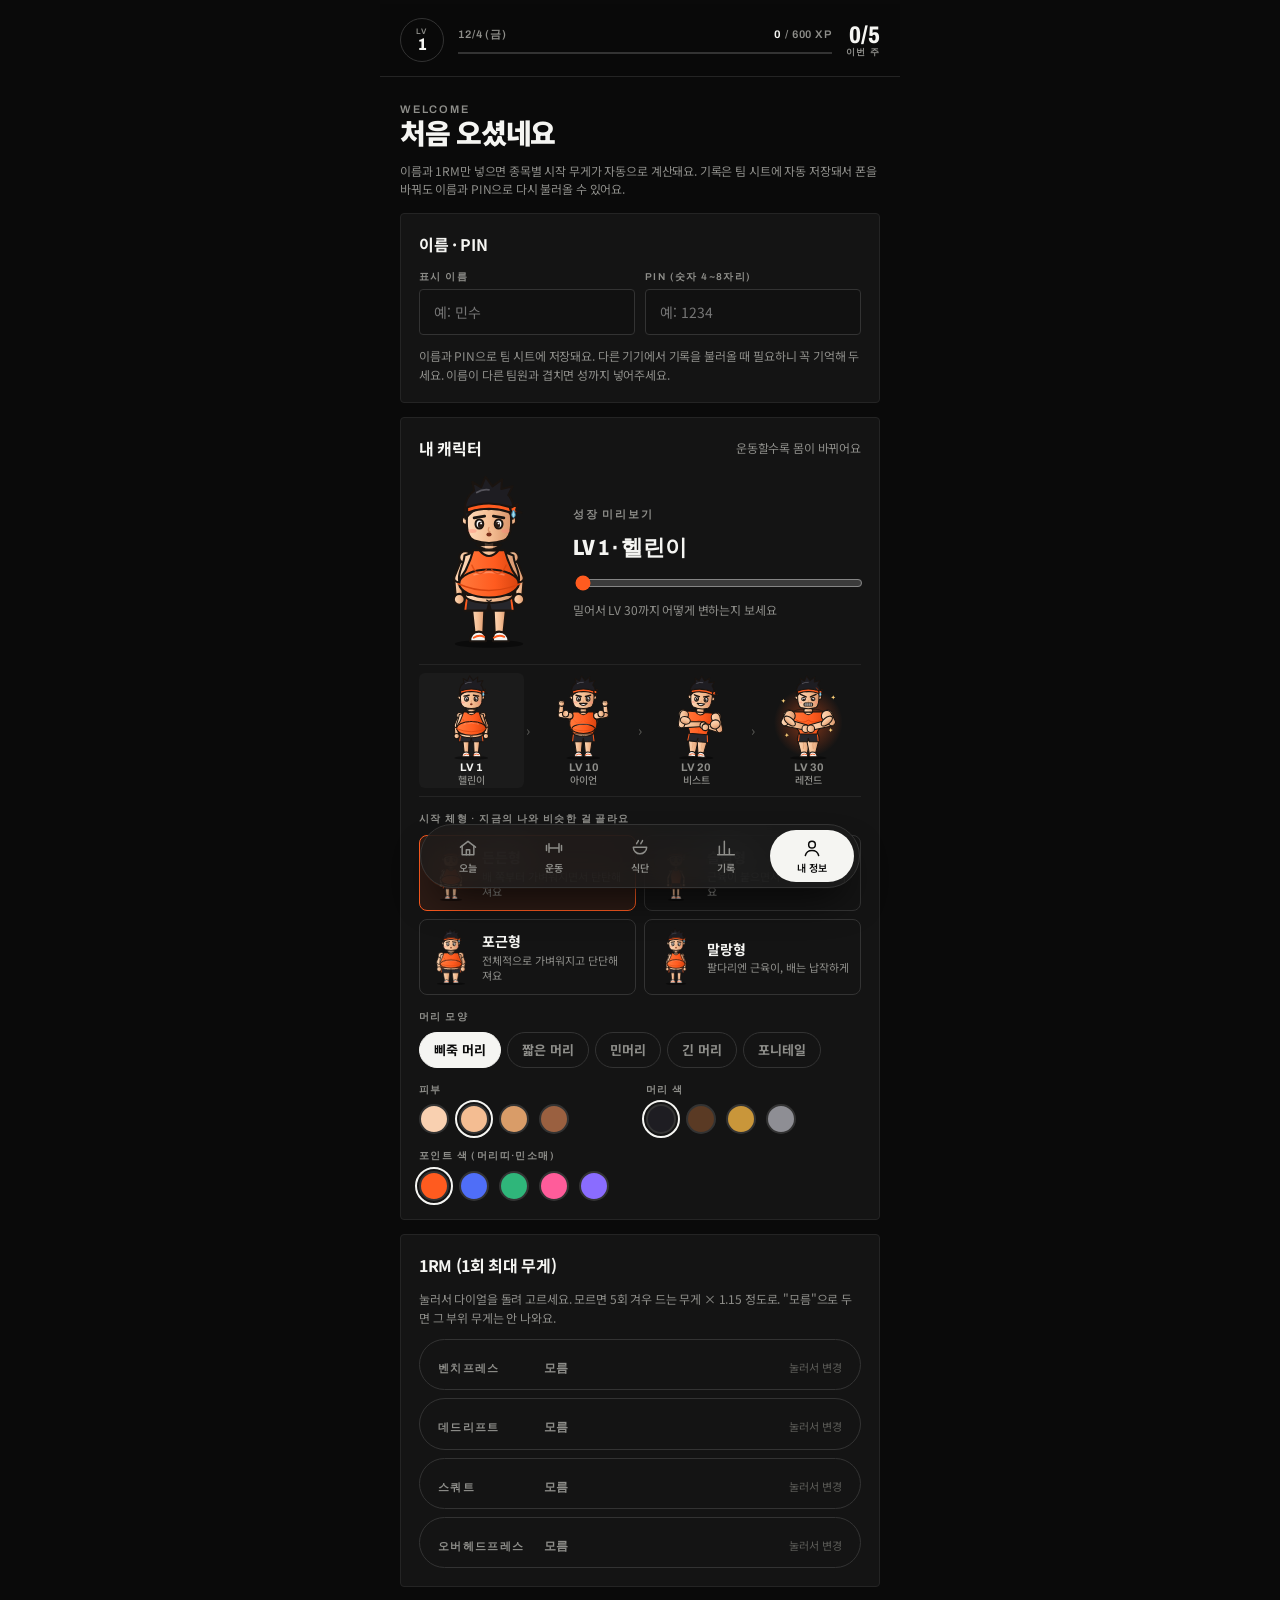
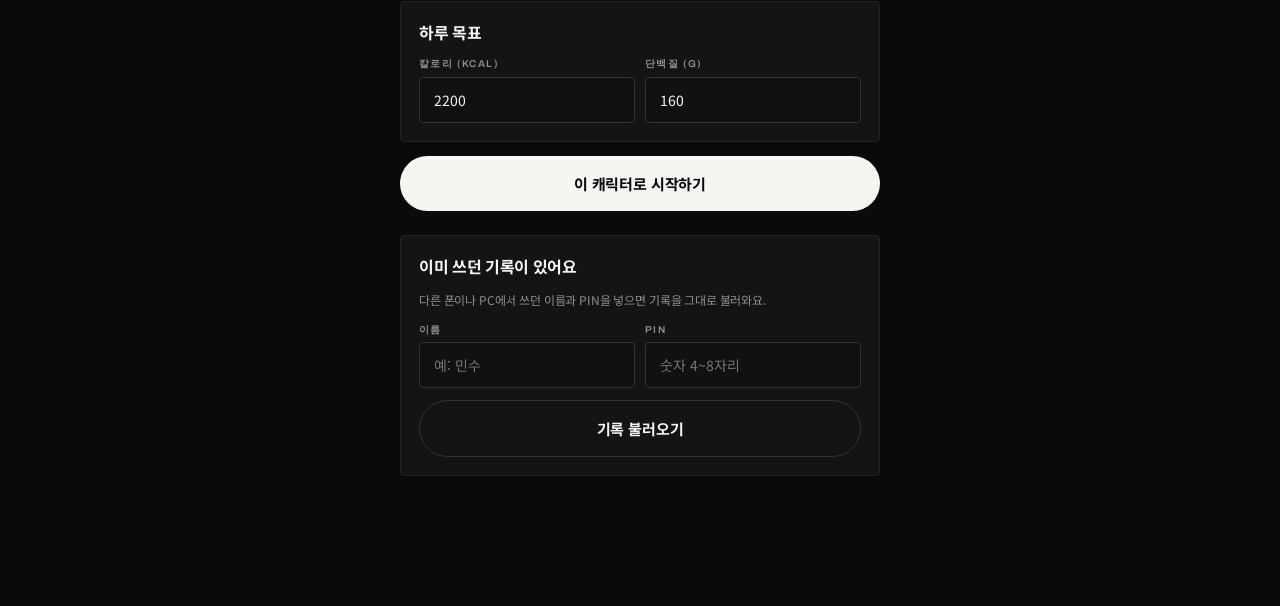
<file: index.html>
<!doctype html>
<html lang="ko">
<head>
<meta charset="utf-8">
<meta name="viewport" content="width=device-width,initial-scale=1,viewport-fit=cover">
<meta name="theme-color" content="#0a0a0a">
<meta name="apple-mobile-web-app-capable" content="yes">
<meta name="apple-mobile-web-app-status-bar-style" content="black-translucent">
<meta name="apple-mobile-web-app-title" content="PT 루틴">
<title>PT 루틴</title>
<link rel="manifest" href="manifest.webmanifest">
<link rel="apple-touch-icon" href="icons/icon-180.png">
<link rel="icon" type="image/png" href="icons/icon-192.png">
<link rel="preconnect" href="https://fonts.googleapis.com">
<link rel="stylesheet" href="https://fonts.googleapis.com/css2?family=Archivo:ital,wdth,wght@0,62..125,400..900;1,62..125,400..900&family=Noto+Sans+KR:wght@400;500;700;900&display=swap">
<link rel="stylesheet" href="style.css">
<style>body{margin:0;padding-top:env(safe-area-inset-top,0px)}</style>
</head>
<body>
<div class="app">
  <header class="hdr" id="hdr"></header>
  <main id="view"></main>
</div>
<nav class="tabbar" aria-label="메뉴"><div class="in" id="tabs" role="tablist"></div></nav>
<div id="timer" hidden></div>
<div id="sheet" hidden></div>
<div id="toast" class="toast" hidden></div>
<div id="clear" class="clear" role="dialog" aria-modal="true" hidden></div>
<script src="routine.js"></script>
<script src="app.js"></script>
</body>
</html>
</file>
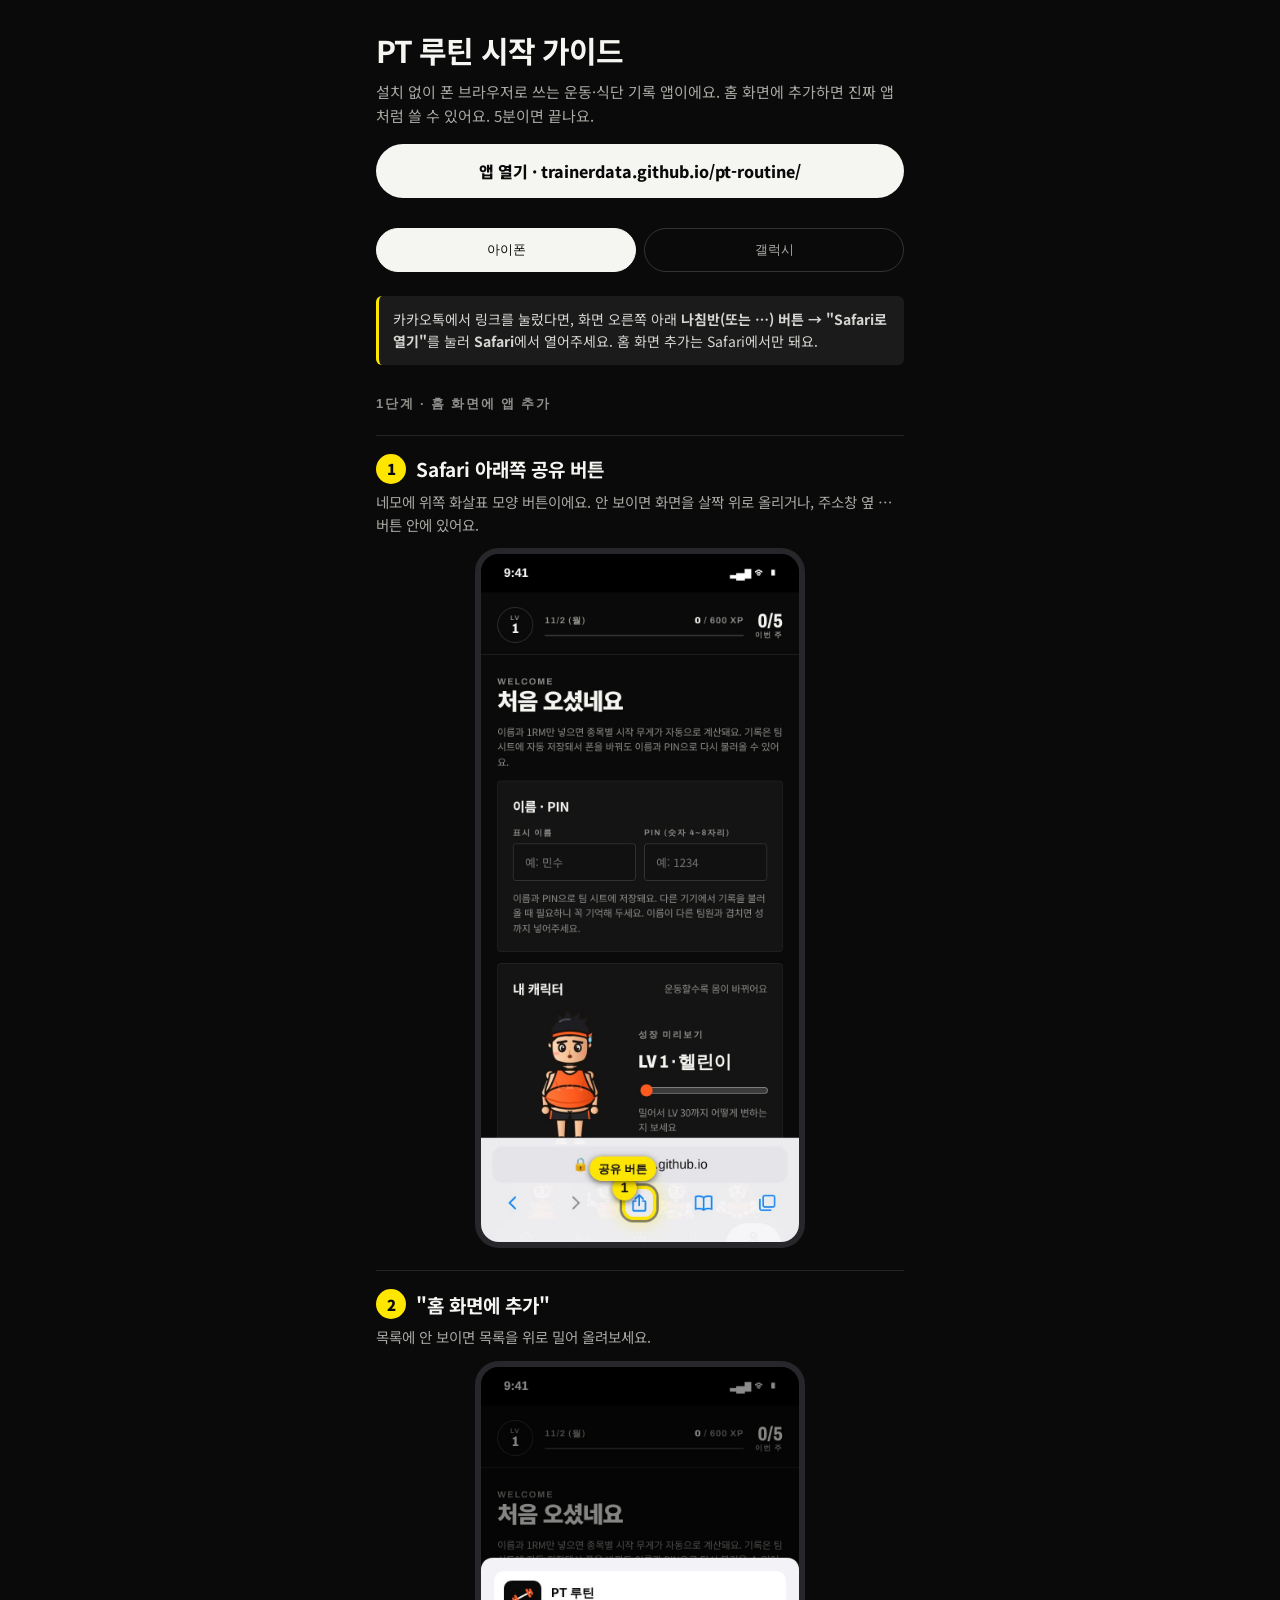
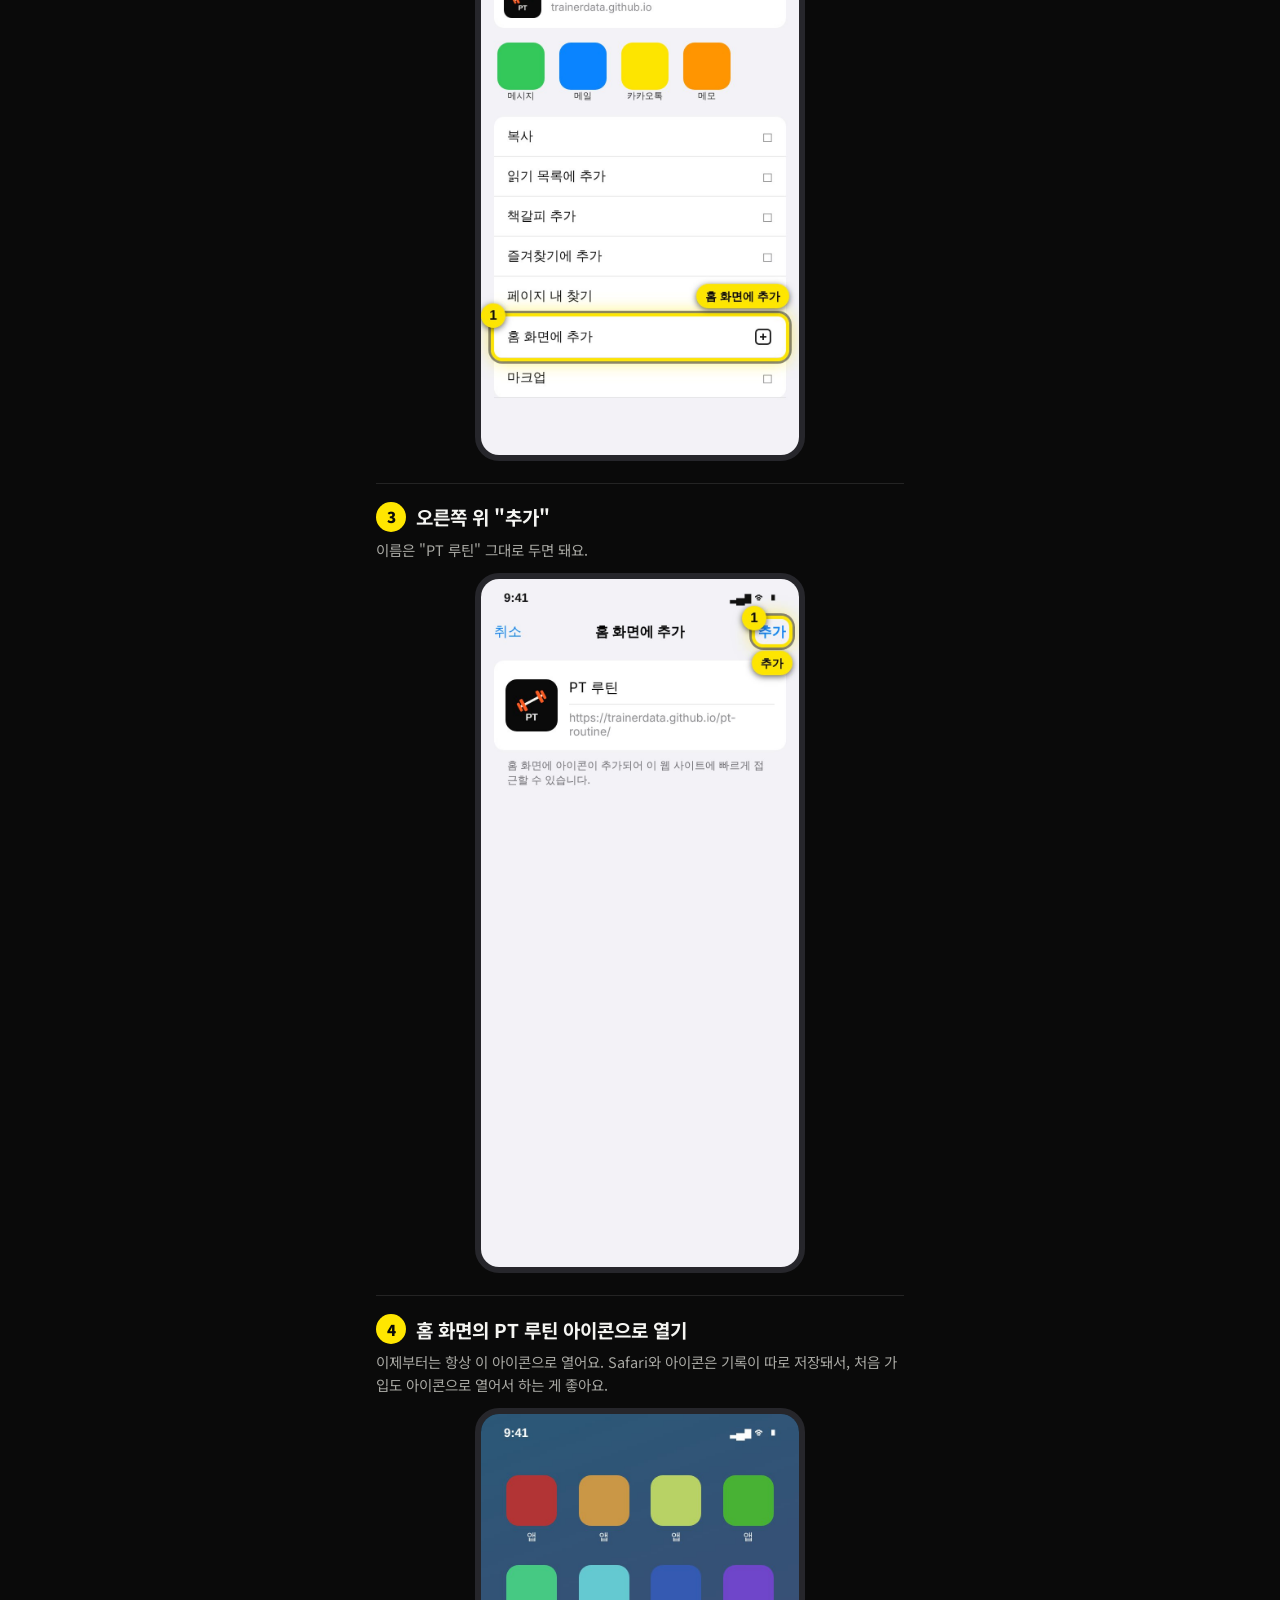
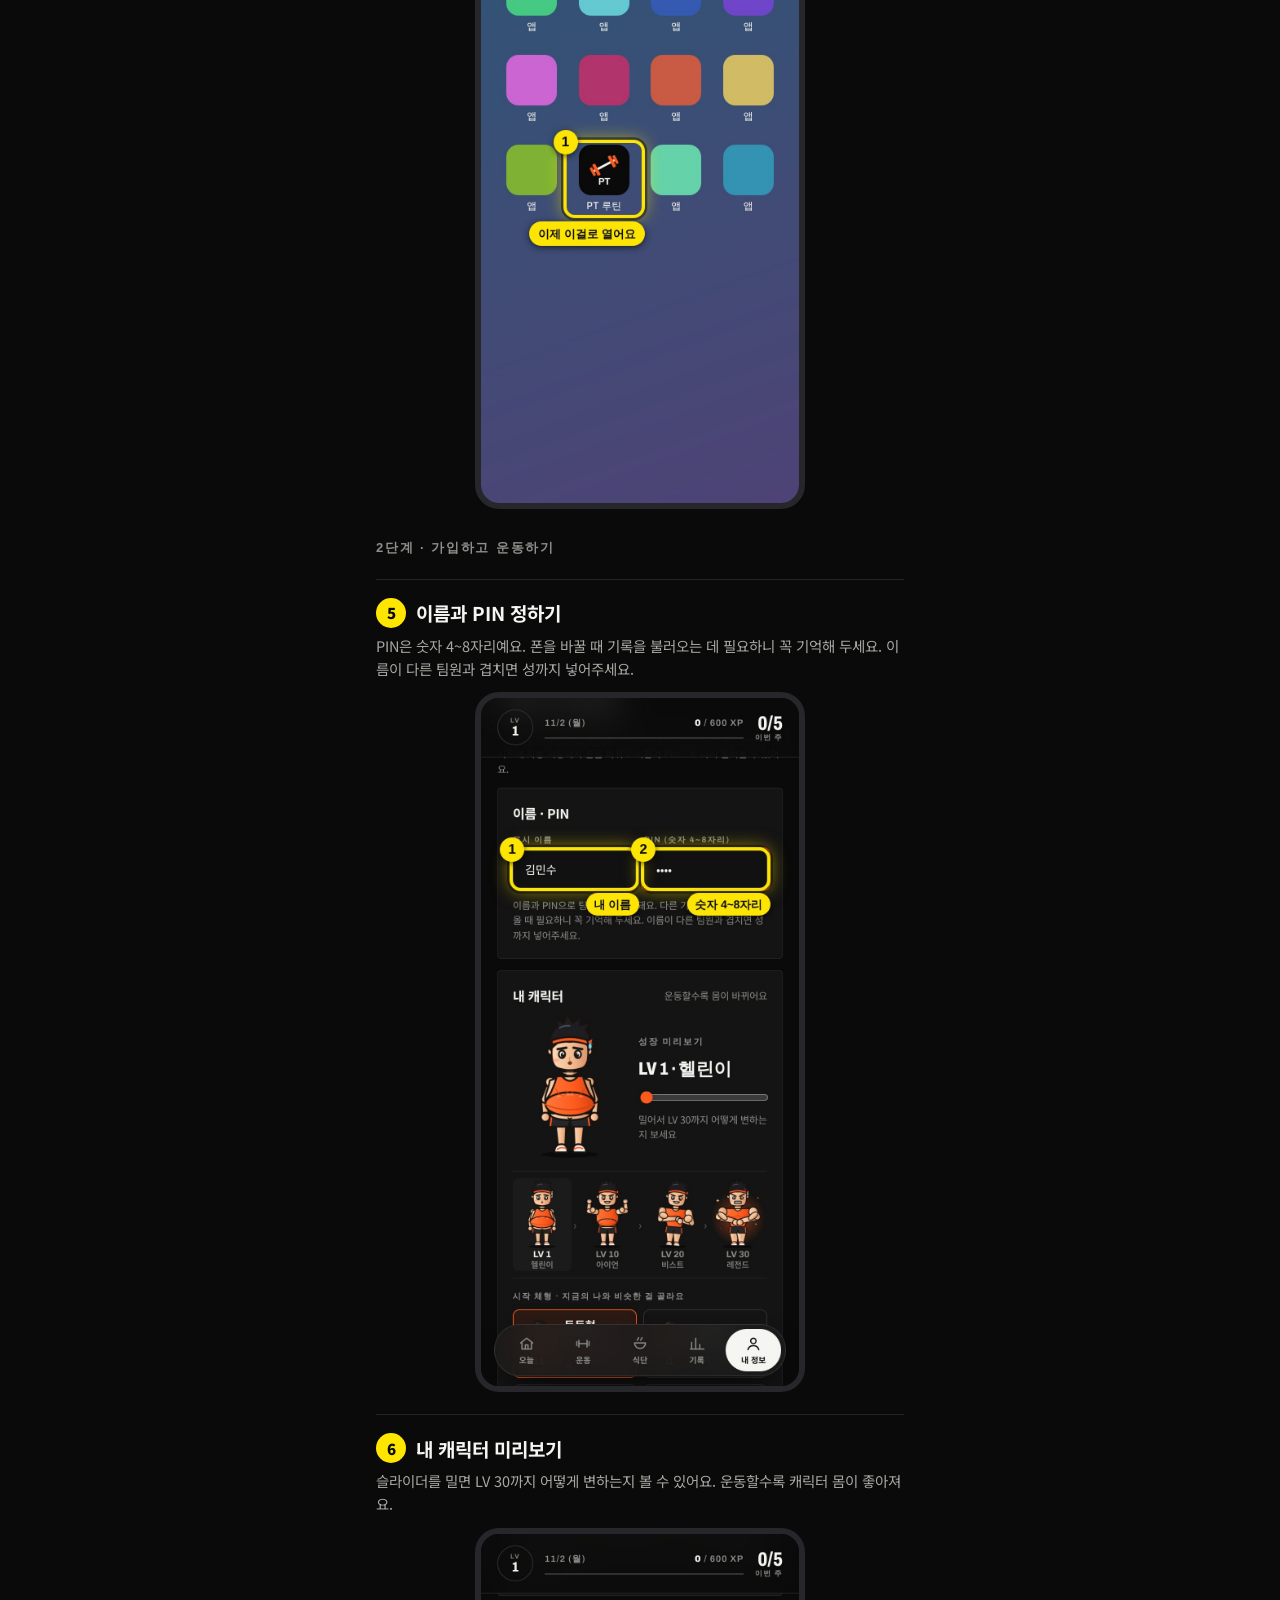
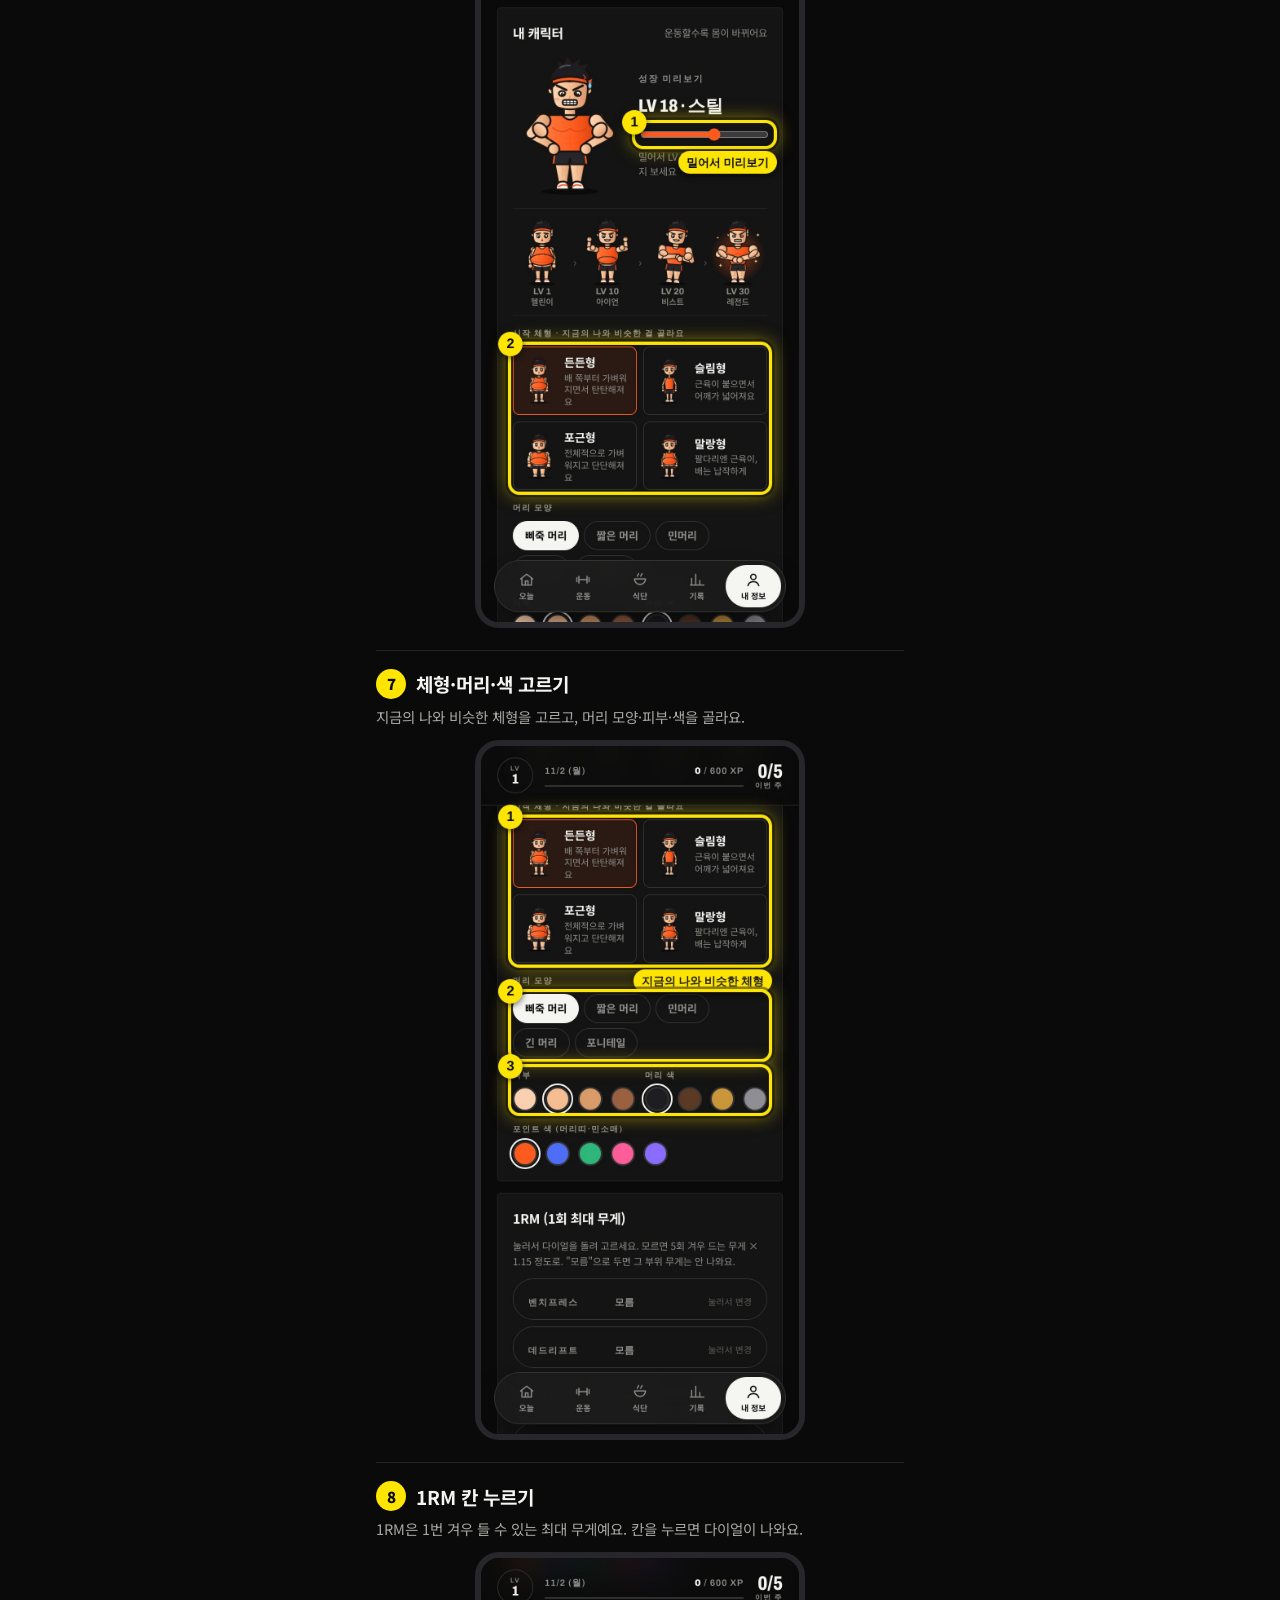
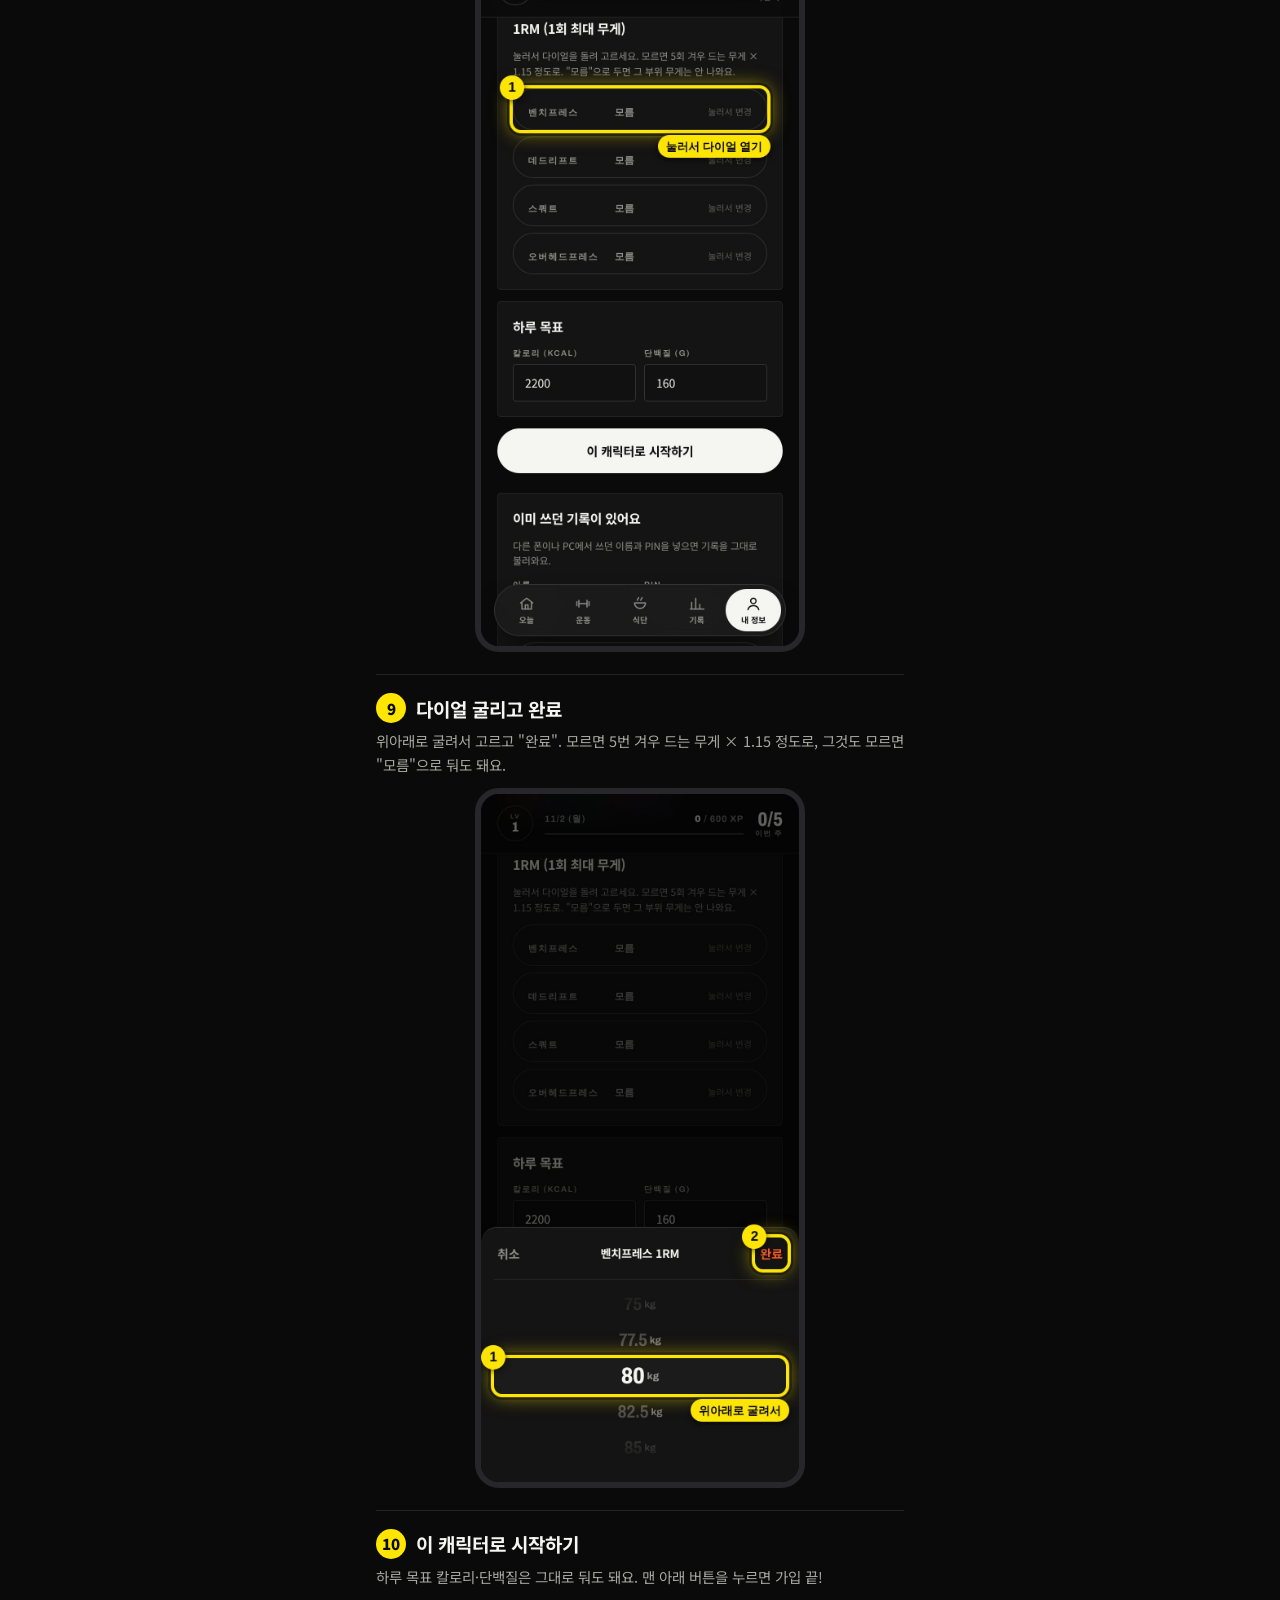
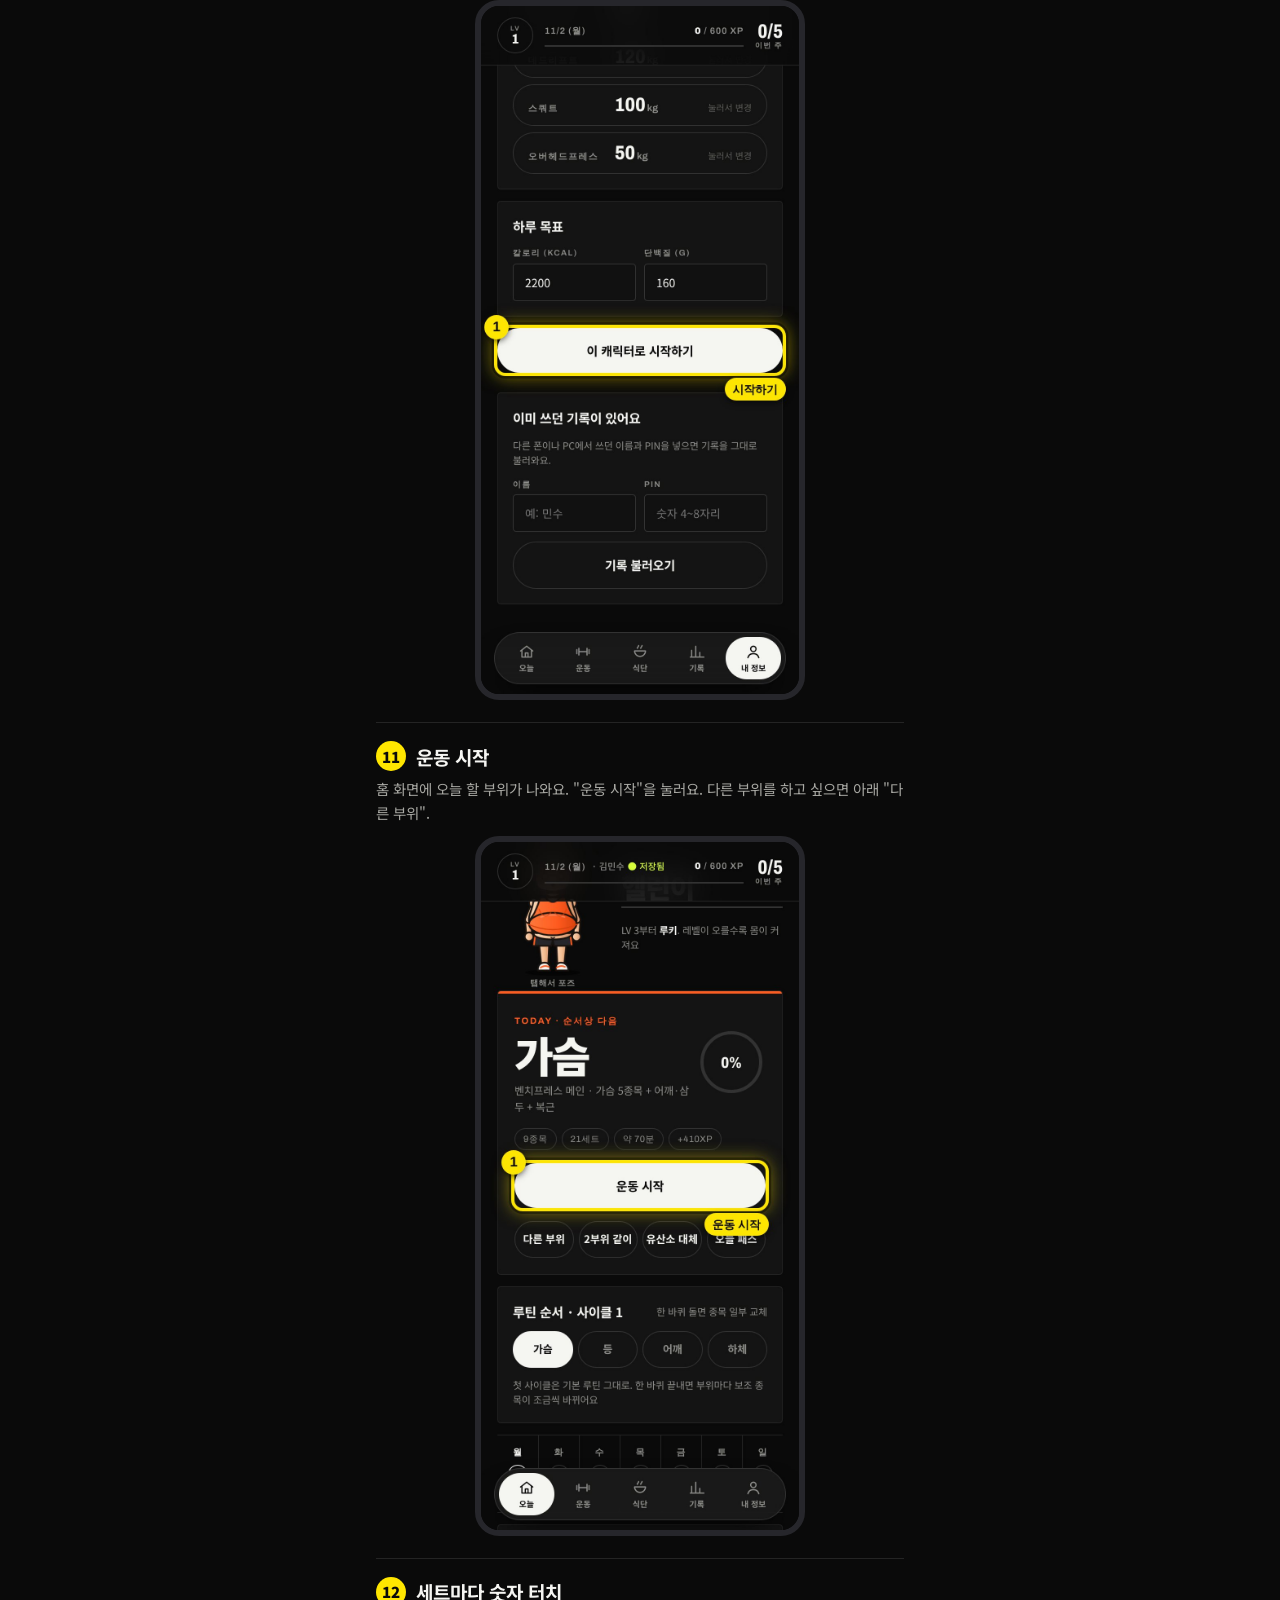
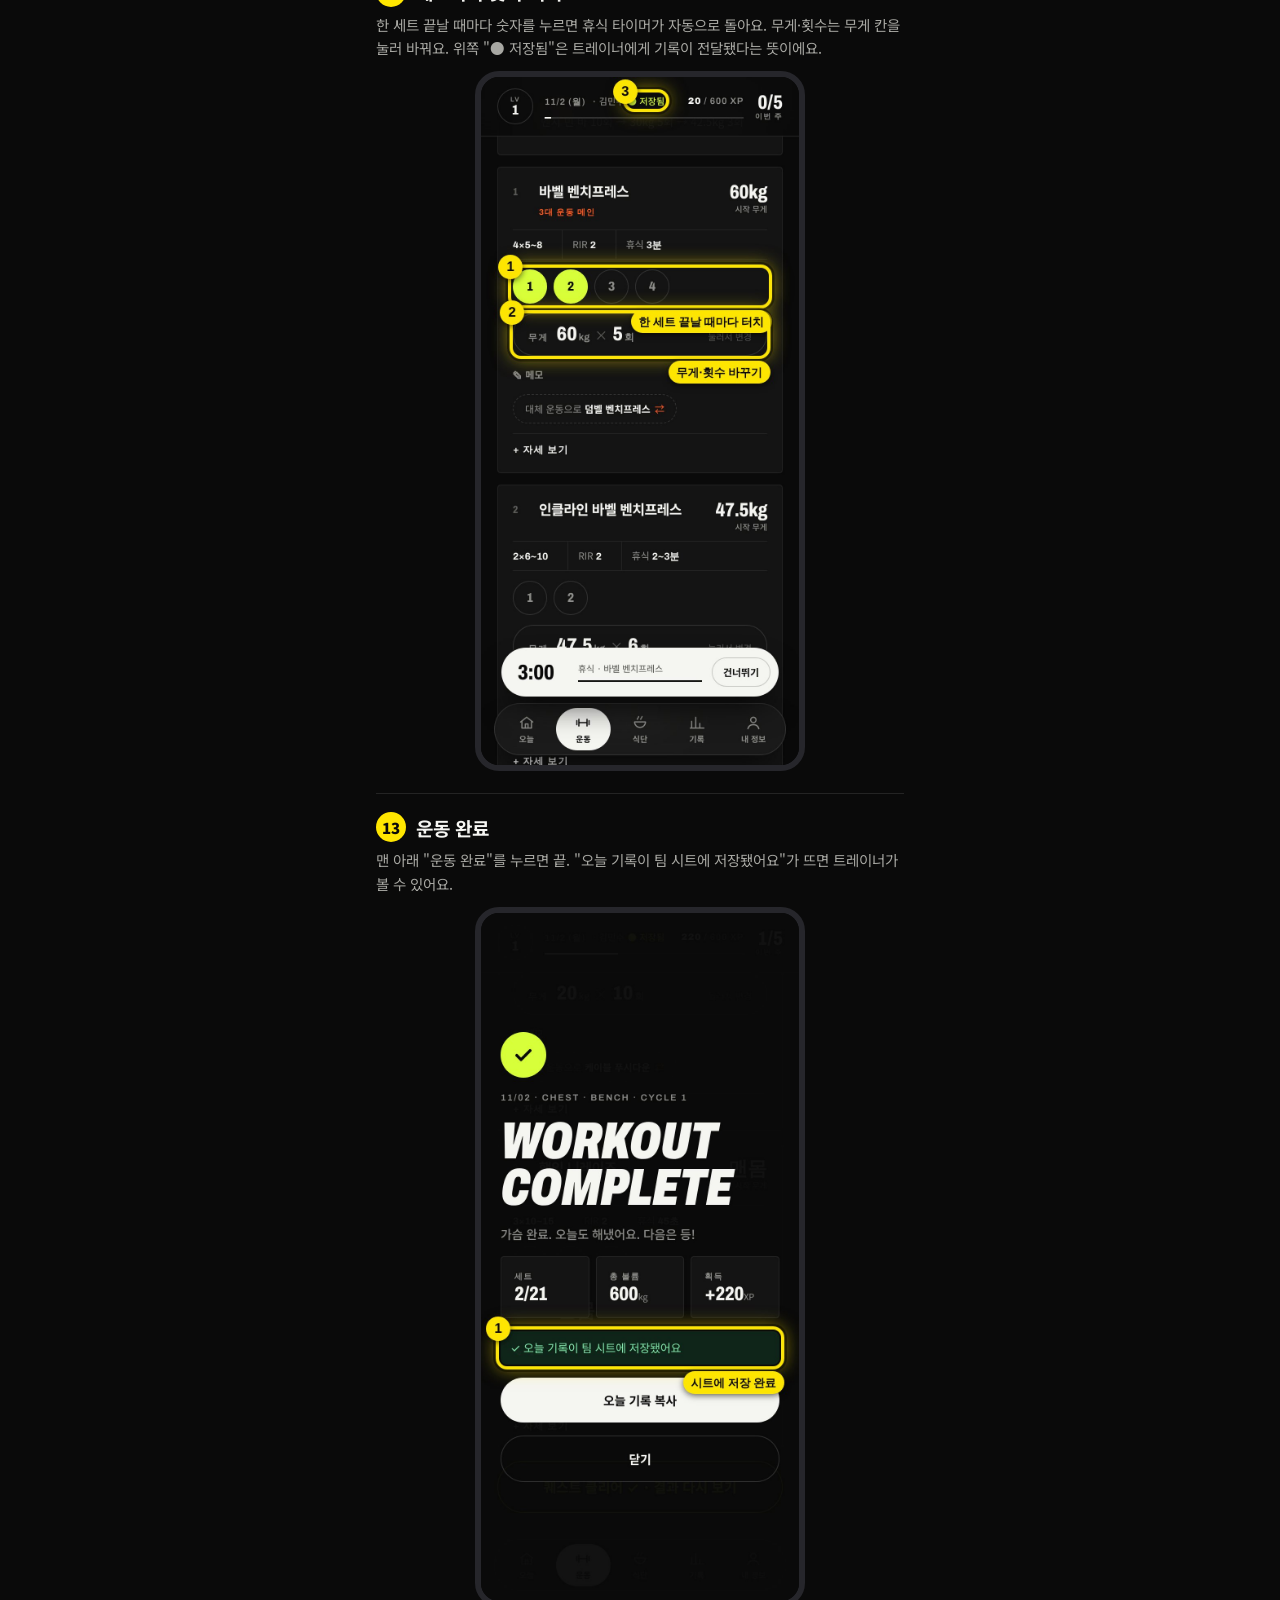
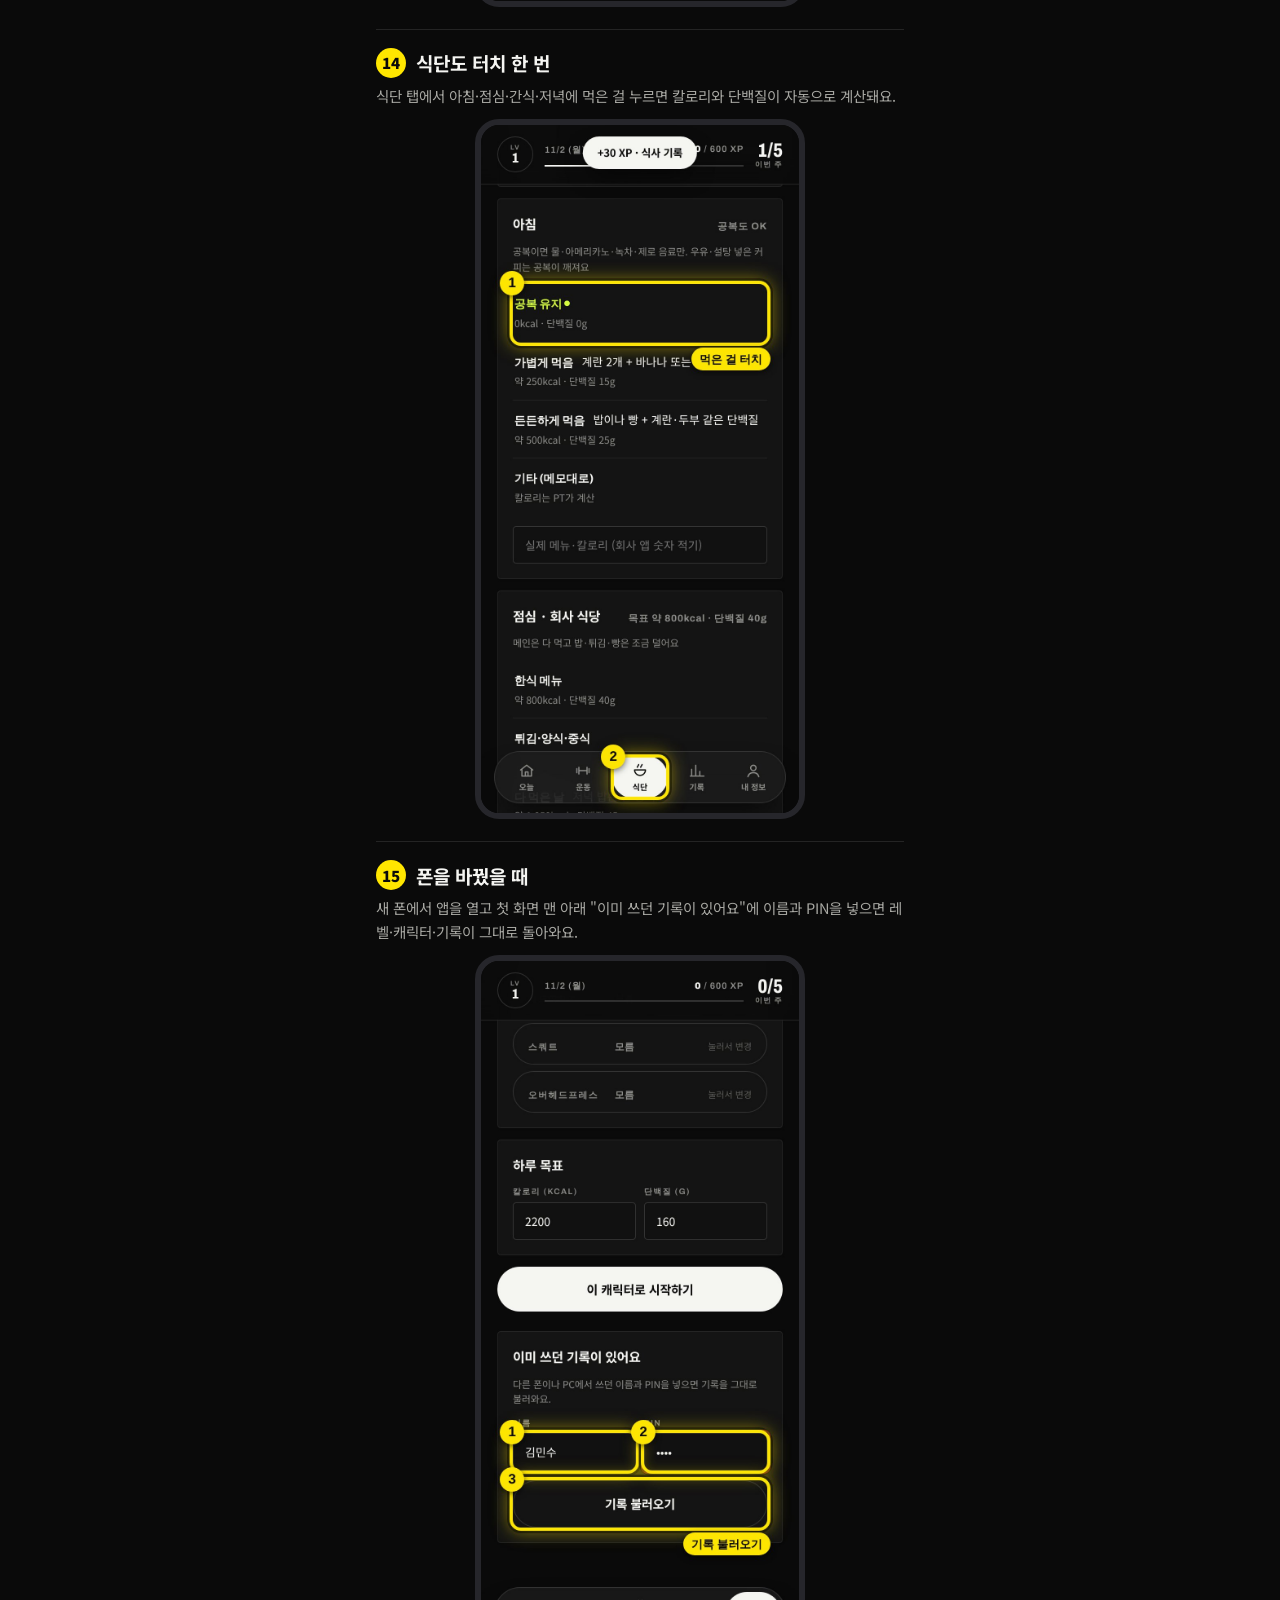
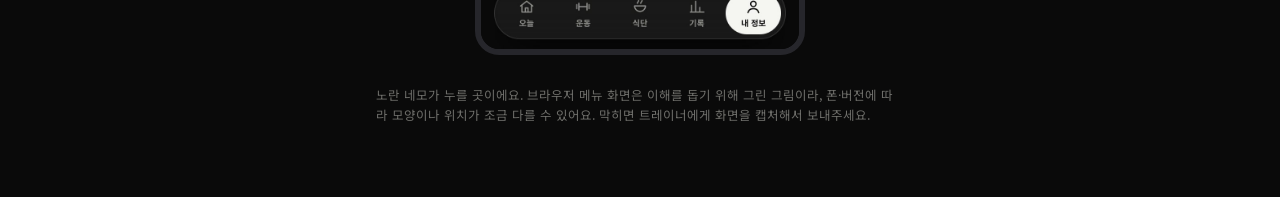
<file: guide/index.html>
<!doctype html><html lang="ko"><head><meta charset="utf-8"><meta name="viewport" content="width=device-width,initial-scale=1"><title>PT 루틴 시작 가이드</title>
<link rel="icon" href="../icons/icon-192.png"><link rel="stylesheet" href="https://fonts.googleapis.com/css2?family=Noto+Sans+KR:wght@400;700;900&display=swap"><style>:root{color-scheme:dark}*{box-sizing:border-box}body{margin:0;background:#0a0a0a;color:#f5f5f2;font-family:"Noto Sans KR",-apple-system,sans-serif;-webkit-font-smoothing:antialiased}
.wrap{max-width:560px;margin:0 auto;padding:22px 16px 60px}h1{font-size:30px;margin:6px 0 8px;letter-spacing:-.03em}.lead{color:#a8a8a3;font-size:15px;line-height:1.6;margin:0 0 16px}
.go{display:block;text-align:center;background:#f5f5f2;color:#0a0a0a;font-weight:800;padding:15px;border-radius:999px;text-decoration:none;margin:14px 0 20px}
.tabs{display:grid;grid-template-columns:1fr 1fr;gap:8px;position:sticky;top:0;background:#0a0a0a;padding:10px 0;z-index:5}.tabs button{border:1px solid #333;background:none;color:#a8a8a3;font:700 16px inherit;padding:12px;border-radius:999px;cursor:pointer}
.tabs button.on{background:#f5f5f2;color:#0a0a0a;border-color:#f5f5f2}.note{background:#1b1b1b;border-left:3px solid #ffe600;padding:12px 14px;border-radius:6px;font-size:14px;line-height:1.6;color:#d6d6d2;margin:14px 0}
.part{font:800 13px sans-serif;letter-spacing:.14em;color:#8e8e8a;margin:30px 0 4px;text-transform:uppercase}.st{margin:22px 0;padding-top:18px;border-top:1px solid #242424}
.st h3{margin:0 0 6px;font-size:19px;display:flex;gap:10px;align-items:center}.st h3 i{font-style:normal;flex:0 0 auto;width:30px;height:30px;border-radius:50%;background:#ffe600;color:#0a0a0a;display:grid;place-items:center;font-size:15px;font-weight:900}
.st p{margin:0 0 12px;color:#a8a8a3;font-size:14.5px;line-height:1.6}.st img{display:block;width:100%;max-width:330px;margin:0 auto;border-radius:24px;border:6px solid #26262b}
.small{color:#6e6e6a;font-size:12.5px;line-height:1.6;margin-top:30px}</style></head><body><div class="wrap">
<h1>PT 루틴 시작 가이드</h1><p class="lead">설치 없이 폰 브라우저로 쓰는 운동·식단 기록 앱이에요. 홈 화면에 추가하면 진짜 앱처럼 쓸 수 있어요. 5분이면 끝나요.</p>
<a class="go" href="https://trainerdata.github.io/pt-routine/">앱 열기 · trainerdata.github.io/pt-routine/</a>
<div class="tabs"><button type="button" data-k="iphone">아이폰</button><button type="button" data-k="galaxy">갤럭시</button></div>
<div class="g" id="g-iphone"><div class="note">카카오톡에서 링크를 눌렀다면, 화면 오른쪽 아래 <b>나침반(또는 ⋯) 버튼 → "Safari로 열기"</b>를 눌러 <b>Safari</b>에서 열어주세요. 홈 화면 추가는 Safari에서만 돼요.</div><div class="part">1단계 · 홈 화면에 앱 추가</div><section class="st"><h3><i>1</i>Safari 아래쪽 공유 버튼</h3><p>네모에 위쪽 화살표 모양 버튼이에요. 안 보이면 화면을 살짝 위로 올리거나, 주소창 옆 ⋯ 버튼 안에 있어요.</p><img src="img/i1.jpg" alt="Safari 아래쪽 공유 버튼" loading="lazy"></section><section class="st"><h3><i>2</i>"홈 화면에 추가"</h3><p>목록에 안 보이면 목록을 위로 밀어 올려보세요.</p><img src="img/i2.jpg" alt=""홈 화면에 추가"" loading="lazy"></section><section class="st"><h3><i>3</i>오른쪽 위 "추가"</h3><p>이름은 "PT 루틴" 그대로 두면 돼요.</p><img src="img/i3.jpg" alt="오른쪽 위 "추가"" loading="lazy"></section><section class="st"><h3><i>4</i>홈 화면의 PT 루틴 아이콘으로 열기</h3><p>이제부터는 항상 이 아이콘으로 열어요. Safari와 아이콘은 기록이 따로 저장돼서, 처음 가입도 아이콘으로 열어서 하는 게 좋아요.</p><img src="img/i4.jpg" alt="홈 화면의 PT 루틴 아이콘으로 열기" loading="lazy"></section><div class="part">2단계 · 가입하고 운동하기</div><section class="st"><h3><i>5</i>이름과 PIN 정하기</h3><p>PIN은 숫자 4~8자리예요. 폰을 바꿀 때 기록을 불러오는 데 필요하니 꼭 기억해 두세요. 이름이 다른 팀원과 겹치면 성까지 넣어주세요.</p><img src="img/a-pin.jpg" alt="이름과 PIN 정하기" loading="lazy"></section><section class="st"><h3><i>6</i>내 캐릭터 미리보기</h3><p>슬라이더를 밀면 LV 30까지 어떻게 변하는지 볼 수 있어요. 운동할수록 캐릭터 몸이 좋아져요.</p><img src="img/a-char.jpg" alt="내 캐릭터 미리보기" loading="lazy"></section><section class="st"><h3><i>7</i>체형·머리·색 고르기</h3><p>지금의 나와 비슷한 체형을 고르고, 머리 모양·피부·색을 골라요.</p><img src="img/a-look.jpg" alt="체형·머리·색 고르기" loading="lazy"></section><section class="st"><h3><i>8</i>1RM 칸 누르기</h3><p>1RM은 1번 겨우 들 수 있는 최대 무게예요. 칸을 누르면 다이얼이 나와요.</p><img src="img/a-rm.jpg" alt="1RM 칸 누르기" loading="lazy"></section><section class="st"><h3><i>9</i>다이얼 굴리고 완료</h3><p>위아래로 굴려서 고르고 "완료". 모르면 5번 겨우 드는 무게 × 1.15 정도로, 그것도 모르면 "모름"으로 둬도 돼요.</p><img src="img/a-dial.jpg" alt="다이얼 굴리고 완료" loading="lazy"></section><section class="st"><h3><i>10</i>이 캐릭터로 시작하기</h3><p>하루 목표 칼로리·단백질은 그대로 둬도 돼요. 맨 아래 버튼을 누르면 가입 끝!</p><img src="img/a-start.jpg" alt="이 캐릭터로 시작하기" loading="lazy"></section><section class="st"><h3><i>11</i>운동 시작</h3><p>홈 화면에 오늘 할 부위가 나와요. "운동 시작"을 눌러요. 다른 부위를 하고 싶으면 아래 "다른 부위".</p><img src="img/a-home.jpg" alt="운동 시작" loading="lazy"></section><section class="st"><h3><i>12</i>세트마다 숫자 터치</h3><p>한 세트 끝날 때마다 숫자를 누르면 휴식 타이머가 자동으로 돌아요. 무게·횟수는 무게 칸을 눌러 바꿔요. 위쪽 "● 저장됨"은 트레이너에게 기록이 전달됐다는 뜻이에요.</p><img src="img/a-set.jpg" alt="세트마다 숫자 터치" loading="lazy"></section><section class="st"><h3><i>13</i>운동 완료</h3><p>맨 아래 "운동 완료"를 누르면 끝. "오늘 기록이 팀 시트에 저장됐어요"가 뜨면 트레이너가 볼 수 있어요.</p><img src="img/a-done.jpg" alt="운동 완료" loading="lazy"></section><section class="st"><h3><i>14</i>식단도 터치 한 번</h3><p>식단 탭에서 아침·점심·간식·저녁에 먹은 걸 누르면 칼로리와 단백질이 자동으로 계산돼요.</p><img src="img/a-food.jpg" alt="식단도 터치 한 번" loading="lazy"></section><section class="st"><h3><i>15</i>폰을 바꿨을 때</h3><p>새 폰에서 앱을 열고 첫 화면 맨 아래 "이미 쓰던 기록이 있어요"에 이름과 PIN을 넣으면 레벨·캐릭터·기록이 그대로 돌아와요.</p><img src="img/a-restore.jpg" alt="폰을 바꿨을 때" loading="lazy"></section></div><div class="g" id="g-galaxy"><div class="note">카카오톡에서 링크를 눌렀다면, 오른쪽 위 <b>⋮ → "다른 브라우저로 열기"</b>를 눌러 <b>삼성 인터넷</b>이나 <b>크롬</b>에서 열어주세요. 쓰는 브라우저에 맞춰 A 또는 B를 따라 하세요.</div><div class="part">1단계 · 홈 화면에 앱 추가</div><section class="st"><h3><i>1</i>A. 삼성 인터넷: 아래쪽 메뉴(≡)</h3><p>화면 맨 아래 오른쪽 줄 세 개 버튼이에요.</p><img src="img/s1.jpg" alt="A. 삼성 인터넷: 아래쪽 메뉴(≡)" loading="lazy"></section><section class="st"><h3><i>2</i>A. "현재 페이지 추가"</h3><p>메뉴에서 "현재 페이지 추가"를 눌러요.</p><img src="img/s2.jpg" alt="A. "현재 페이지 추가"" loading="lazy"></section><section class="st"><h3><i>3</i>A. "홈 화면"</h3><img src="img/s3.jpg" alt="A. "홈 화면"" loading="lazy"></section><section class="st"><h3><i>4</i>A. "추가"</h3><img src="img/s4.jpg" alt="A. "추가"" loading="lazy"></section><section class="st"><h3><i>5</i>B. 크롬: 오른쪽 위 점 세 개(⋮)</h3><img src="img/c1.jpg" alt="B. 크롬: 오른쪽 위 점 세 개(⋮)" loading="lazy"></section><section class="st"><h3><i>6</i>B. "홈 화면에 추가"</h3><p>"앱 설치"라고 나오면 그걸 눌러도 같아요.</p><img src="img/c2.jpg" alt="B. "홈 화면에 추가"" loading="lazy"></section><section class="st"><h3><i>7</i>B. "추가" 또는 "설치"</h3><img src="img/c3.jpg" alt="B. "추가" 또는 "설치"" loading="lazy"></section><section class="st"><h3><i>8</i>홈 화면의 PT 루틴 아이콘으로 열기</h3><p>이제부터는 항상 이 아이콘으로 열어요.</p><img src="img/g5.jpg" alt="홈 화면의 PT 루틴 아이콘으로 열기" loading="lazy"></section><div class="part">2단계 · 가입하고 운동하기</div><section class="st"><h3><i>9</i>이름과 PIN 정하기</h3><p>PIN은 숫자 4~8자리예요. 폰을 바꿀 때 기록을 불러오는 데 필요하니 꼭 기억해 두세요. 이름이 다른 팀원과 겹치면 성까지 넣어주세요.</p><img src="img/a-pin.jpg" alt="이름과 PIN 정하기" loading="lazy"></section><section class="st"><h3><i>10</i>내 캐릭터 미리보기</h3><p>슬라이더를 밀면 LV 30까지 어떻게 변하는지 볼 수 있어요. 운동할수록 캐릭터 몸이 좋아져요.</p><img src="img/a-char.jpg" alt="내 캐릭터 미리보기" loading="lazy"></section><section class="st"><h3><i>11</i>체형·머리·색 고르기</h3><p>지금의 나와 비슷한 체형을 고르고, 머리 모양·피부·색을 골라요.</p><img src="img/a-look.jpg" alt="체형·머리·색 고르기" loading="lazy"></section><section class="st"><h3><i>12</i>1RM 칸 누르기</h3><p>1RM은 1번 겨우 들 수 있는 최대 무게예요. 칸을 누르면 다이얼이 나와요.</p><img src="img/a-rm.jpg" alt="1RM 칸 누르기" loading="lazy"></section><section class="st"><h3><i>13</i>다이얼 굴리고 완료</h3><p>위아래로 굴려서 고르고 "완료". 모르면 5번 겨우 드는 무게 × 1.15 정도로, 그것도 모르면 "모름"으로 둬도 돼요.</p><img src="img/a-dial.jpg" alt="다이얼 굴리고 완료" loading="lazy"></section><section class="st"><h3><i>14</i>이 캐릭터로 시작하기</h3><p>하루 목표 칼로리·단백질은 그대로 둬도 돼요. 맨 아래 버튼을 누르면 가입 끝!</p><img src="img/a-start.jpg" alt="이 캐릭터로 시작하기" loading="lazy"></section><section class="st"><h3><i>15</i>운동 시작</h3><p>홈 화면에 오늘 할 부위가 나와요. "운동 시작"을 눌러요. 다른 부위를 하고 싶으면 아래 "다른 부위".</p><img src="img/a-home.jpg" alt="운동 시작" loading="lazy"></section><section class="st"><h3><i>16</i>세트마다 숫자 터치</h3><p>한 세트 끝날 때마다 숫자를 누르면 휴식 타이머가 자동으로 돌아요. 무게·횟수는 무게 칸을 눌러 바꿔요. 위쪽 "● 저장됨"은 트레이너에게 기록이 전달됐다는 뜻이에요.</p><img src="img/a-set.jpg" alt="세트마다 숫자 터치" loading="lazy"></section><section class="st"><h3><i>17</i>운동 완료</h3><p>맨 아래 "운동 완료"를 누르면 끝. "오늘 기록이 팀 시트에 저장됐어요"가 뜨면 트레이너가 볼 수 있어요.</p><img src="img/a-done.jpg" alt="운동 완료" loading="lazy"></section><section class="st"><h3><i>18</i>식단도 터치 한 번</h3><p>식단 탭에서 아침·점심·간식·저녁에 먹은 걸 누르면 칼로리와 단백질이 자동으로 계산돼요.</p><img src="img/a-food.jpg" alt="식단도 터치 한 번" loading="lazy"></section><section class="st"><h3><i>19</i>폰을 바꿨을 때</h3><p>새 폰에서 앱을 열고 첫 화면 맨 아래 "이미 쓰던 기록이 있어요"에 이름과 PIN을 넣으면 레벨·캐릭터·기록이 그대로 돌아와요.</p><img src="img/a-restore.jpg" alt="폰을 바꿨을 때" loading="lazy"></section></div>
<p class="small">노란 네모가 누를 곳이에요. 브라우저 메뉴 화면은 이해를 돕기 위해 그린 그림이라, 폰·버전에 따라 모양이나 위치가 조금 다를 수 있어요. 막히면 트레이너에게 화면을 캡처해서 보내주세요.</p></div>
<script>const show=k=>{document.querySelectorAll('.g').forEach(g=>g.hidden=g.id!=='g-'+k);document.querySelectorAll('.tabs button').forEach(b=>b.classList.toggle('on',b.dataset.k===k));try{history.replaceState(null,'','#'+k)}catch(e){}};
document.querySelectorAll('.tabs button').forEach(b=>b.onclick=()=>{show(b.dataset.k);window.scrollTo({top:document.querySelector('.tabs').offsetTop-4})});
show(location.hash==='#galaxy'?'galaxy':location.hash==='#iphone'?'iphone':/android/i.test(navigator.userAgent)?'galaxy':'iphone');</script></body></html>
</file>
<file: style.css>
/* Layout: premium training-club editorial. Matte black, hairline rules, huge condensed numerals, white primary actions, one signal orange. Single dark theme by design. */
:root{
  --bg:#0a0a0a; --bg2:#111111; --card:#141414; --card2:#1b1b1b; --line:#242424; --line2:#333333;
  --fg:#f5f5f2; --muted:#8e8e8a; --dim:#5c5c58;
  --sig:#ff5b1f; --sig-bg:rgba(255,91,31,.1);
  --cy:#f5f5f2; --vi:#f5f5f2; --pk:#f5f5f2;
  --gold:#ff5b1f; --gold2:#ff5b1f; --gold-ink:#0a0a0a;
  --ok:#d7ff3a; --ok-bg:rgba(215,255,58,.08);
  --p-red:#ff5b1f; --p-blue:#6e8bff; --p-green:#46c28e; --p-yellow:#e9b949; --p-violet:#a58bff; --p-gray:#8e8e8a;
  --grad:linear-gradient(var(--fg),var(--fg));
  --display:"Noto Sans KR","Apple SD Gothic Neo",system-ui,sans-serif;
  --hud:"Archivo","Helvetica Neue",Arial,sans-serif;
  --body:"Noto Sans KR",-apple-system,"Apple SD Gothic Neo",system-ui,sans-serif;
  --mono:"Archivo","Helvetica Neue",Arial,sans-serif;
  color-scheme:dark;
}
*{box-sizing:border-box;-webkit-tap-highlight-color:transparent}
[hidden]{display:none!important}
html,body{background:var(--bg)}
body{color:var(--fg);font-family:var(--body);font-size:15px;line-height:1.55;margin:0;min-height:100%;-webkit-font-smoothing:antialiased;letter-spacing:-.01em}
button{font:inherit;color:inherit}
button:focus-visible,input:focus-visible,summary:focus-visible{outline:2px solid var(--sig);outline-offset:2px}
.app{max-width:520px;margin:0 auto;padding-left:max(20px,env(safe-area-inset-left,0px));padding-right:max(20px,env(safe-area-inset-right,0px));padding-block:4px 130px}
.app,.app *{font-variant-numeric:tabular-nums}

/* header */
.hdr{position:sticky;top:env(safe-area-inset-top,0px);z-index:20;margin:0 -20px;padding:14px 20px 14px;display:flex;flex-wrap:wrap;align-items:center;gap:14px;background:rgba(10,10,10,.86);backdrop-filter:blur(20px);-webkit-backdrop-filter:blur(20px);border-bottom:1px solid var(--line)}
.lv{width:44px;height:44px;flex:0 0 auto;border-radius:50%;border:1px solid var(--line2);display:grid;place-items:center;font-family:var(--hud);line-height:1}
.lv span{text-align:center}
.lv small{display:block;font-size:8px;letter-spacing:.18em;color:var(--muted);font-weight:600}
.lv b{font-size:17px;font-weight:800;font-stretch:80%}
.xp{flex:1;min-width:0}
.xp-top{display:flex;justify-content:space-between;font-size:11px;color:var(--muted);font-family:var(--hud);letter-spacing:.08em;text-transform:uppercase;font-weight:600}
.xp-top b{color:var(--fg)}
.sync{white-space:nowrap;font-style:normal;letter-spacing:.02em;text-transform:none;margin-left:4px;font-family:var(--body);font-weight:500}
.sync.cloud{color:var(--ok)}
.sync.login,.sync.local{color:var(--sig)}
.xpbar{height:2px;background:var(--line2);overflow:hidden;margin-top:9px}
.xpbar i{display:block;height:100%;background:var(--fg);width:0;transition:width .7s cubic-bezier(.2,.8,.2,1)}
.streak{flex:0 0 auto;text-align:right;font-family:var(--hud);font-size:9px;letter-spacing:.14em;color:var(--muted);line-height:1.1;text-transform:uppercase;font-weight:600}
.streak b{display:block;font-size:24px;font-weight:800;font-stretch:75%;color:var(--fg);letter-spacing:0}

h1,h2{font-family:var(--display);font-weight:900;margin:0;letter-spacing:-.045em;text-wrap:balance;line-height:1.05}
.sec{display:flex;flex-direction:column;gap:14px;padding-top:18px}
#view>.sec:first-child{padding-top:18px}
.eyebrow{font-family:var(--hud);font-size:11px;font-weight:600;letter-spacing:.16em;color:var(--muted);text-transform:uppercase}
.row{display:flex;align-items:center;gap:10px}
.sp{flex:1}
.muted{color:var(--muted)}
.small{font-size:12px;color:var(--muted)}

/* hero */
.hero{position:relative;overflow:hidden;border-radius:4px;padding:22px 20px 20px;display:flex;flex-direction:column;gap:16px;background:var(--card);border:1px solid var(--line)}
.hero::before{content:"";position:absolute;left:0;top:0;right:0;height:3px;background:var(--c)}
.hero .tag{font-family:var(--hud);font-size:11px;font-weight:700;letter-spacing:.16em;color:var(--c);text-transform:uppercase}
.hero h2{font-size:52px;margin-top:6px}
.hero p{margin:6px 0 0;color:var(--muted);font-size:13px}
.hero p b{color:var(--fg)}
.ring{width:84px;height:84px;flex:0 0 auto}
.ring circle{fill:none;stroke-width:4}
.ring .bgc{stroke:var(--line2)}
.ring .fgc{stroke:var(--fg);transition:stroke-dashoffset .7s}
.ring text{fill:var(--fg);font-family:var(--hud);font-weight:800;font-size:19px;font-stretch:80%}
.btn{border:0;border-radius:999px;padding:16px 18px;font-weight:700;font-size:15px;cursor:pointer;display:flex;align-items:center;justify-content:center;gap:8px;width:100%;letter-spacing:-.01em;transition:transform .15s,background .2s}
.btn.gold{background:var(--fg);color:var(--bg)}
.btn.ghost{background:transparent;color:var(--fg);border:1px solid var(--line2)}
.btn.done{background:transparent;color:var(--ok);border:1px solid var(--ok)}
.btn:active{transform:scale(.98)}
.chips{display:flex;gap:6px;flex-wrap:wrap}
.chip{font-size:11px;padding:4px 10px;border-radius:999px;border:1px solid var(--line2);color:var(--muted);font-family:var(--hud);letter-spacing:.04em}

/* week strip */
.week{display:grid;grid-template-columns:repeat(7,minmax(0,1fr));gap:0;border-top:1px solid var(--line);border-bottom:1px solid var(--line)}
.wd{display:flex;flex-direction:column;align-items:center;gap:7px;padding:12px 0;font-size:11px;color:var(--muted);min-width:0;font-family:var(--hud);font-weight:600;letter-spacing:.04em}
.wd+.wd{border-left:1px solid var(--line)}
.wd .dot{width:24px;height:24px;border-radius:50%;border:1px solid var(--line2);display:grid;place-items:center;font-size:11px;font-weight:700}
.wd.done .dot{background:var(--dc);color:#0a0a0a;border-color:var(--dc)}
.wd.today{color:var(--fg)}
.wd.today .dot{border-color:var(--fg)}
.wd .lbl{font-size:10px;white-space:nowrap;overflow:hidden;text-overflow:ellipsis;max-width:100%;padding:0 2px;font-family:var(--body);font-weight:500}

/* panels */
.panel{background:var(--card);border:1px solid var(--line);border-radius:4px;padding:18px;display:flex;flex-direction:column;gap:12px}
.panel h3{margin:0;font-size:16px;font-weight:700;letter-spacing:-.02em}
.q{width:100%;text-align:left;cursor:pointer;font:inherit;color:inherit;display:flex;align-items:center;gap:12px;padding:12px 2px;border:0;border-bottom:1px solid var(--line);background:none}
.q:last-child{border-bottom:0}
.q .box{width:20px;height:20px;border-radius:50%;border:1px solid var(--line2);display:grid;place-items:center;flex:0 0 auto;font-size:11px}
.q.on .box{background:var(--ok);border-color:var(--ok);color:#0a0a0a}
.q.on .qt{color:var(--dim);text-decoration:line-through}
.q .qt{flex:1;min-width:0;font-size:14px}
.q .xpv{font-family:var(--hud);font-size:11px;font-weight:700;color:var(--muted);letter-spacing:.06em}
.q.on .xpv{color:var(--dim)}

/* rotation */
.cyc{display:grid;grid-template-columns:repeat(4,minmax(0,1fr));gap:6px}
.cyc span{text-align:center;font-size:13px;font-weight:700;padding:11px 0;border-radius:999px;border:1px solid var(--line2);color:var(--muted)}
.cyc span.on{color:var(--dim);border-color:var(--line);text-decoration:line-through}
.cyc span.nx{background:var(--fg);border-color:var(--fg);color:var(--bg)}
.alts{display:grid;grid-template-columns:repeat(4,minmax(0,1fr));gap:6px}
.alts button{border:1px solid var(--line2);background:none;border-radius:999px;padding:11px 2px;font-size:13px;font-weight:700;color:var(--fg);cursor:pointer}
.cform{display:flex;flex-direction:column;gap:12px;padding:14px;border-radius:4px;background:var(--bg2);border:1px solid var(--line)}
.ctypes{display:flex;flex-wrap:wrap;gap:6px}
.ct{border:1px solid var(--line2);background:none;border-radius:999px;padding:7px 14px;font-size:13px;font-weight:700;cursor:pointer;color:var(--muted)}
.ct.on{background:var(--fg);border-color:var(--fg);color:var(--bg)}
#cmin{width:84px;height:46px;border-radius:999px;border:1px solid var(--line2);background:none;color:var(--fg);font-family:var(--hud);font-size:16px;font-weight:700;padding:0 14px;text-align:center}
.toggle{border:1px solid var(--line2);background:none;border-radius:999px;padding:7px 14px;font-size:12px;font-weight:700;color:var(--muted);cursor:pointer}
.toggle.on{background:var(--sig);border-color:var(--sig);color:#0a0a0a}

/* day chips */
.days{display:flex;gap:6px;overflow-x:auto;scrollbar-width:none;padding-bottom:2px}
.days::-webkit-scrollbar{display:none}
.days button{flex:0 0 auto;border:1px solid var(--line2);background:none;border-radius:999px;padding:9px 16px;font-weight:700;font-size:14px;cursor:pointer;display:flex;align-items:center;gap:7px;color:var(--muted)}
.days button i{width:6px;height:6px;border-radius:50%;background:var(--c)}
.days button[aria-selected="true"]{background:var(--fg);border-color:var(--fg);color:var(--bg)}
.days button .ck{font-size:11px;color:inherit}

/* exercise cards */
.ex{position:relative;background:var(--card);border:1px solid var(--line);border-radius:4px;padding:18px;display:flex;flex-direction:column;gap:12px;transition:border-color .3s}
.ex.complete{border-color:color-mix(in srgb,var(--ok) 45%,var(--line))}
.ex .top{display:flex;gap:12px;align-items:flex-start}
.ex .num{font-family:var(--hud);font-size:13px;font-weight:800;font-stretch:75%;color:var(--dim);flex:0 0 auto;padding-top:2px;min-width:20px}
.ex.complete .num{color:var(--ok)}
.ex h3{margin:0;font-size:17px;line-height:1.3;font-weight:700;letter-spacing:-.03em}
.ex .why{display:inline-block;margin-top:4px;font-size:10px;font-weight:700;color:var(--c);font-family:var(--hud);letter-spacing:.12em;text-transform:uppercase}
.ex .kg{margin-left:auto;font-family:var(--hud);font-weight:800;font-stretch:75%;font-size:24px;line-height:1;color:var(--fg);white-space:nowrap;text-align:right;letter-spacing:-.01em}
.ex .kg small{display:block;font-size:10px;color:var(--muted);font-weight:500;font-family:var(--body);font-stretch:100%;margin-top:4px;letter-spacing:0}
.meta{display:flex;flex-wrap:wrap;gap:0;border-top:1px solid var(--line);border-bottom:1px solid var(--line)}
.meta span{font-size:12px;padding:8px 12px 8px 0;margin-right:12px;color:var(--muted)}
.meta span+span{padding-left:12px;border-left:1px solid var(--line)}
.meta b{color:var(--fg);font-family:var(--hud);font-weight:700}
.last{font-size:12px;color:var(--muted);padding:9px 12px;border-radius:4px;background:var(--sig-bg);border-left:2px solid var(--sig)}
.last b{color:var(--fg);font-family:var(--hud)}
.sets{display:flex;flex-wrap:wrap;gap:8px;align-items:center}
.sets button.s{width:42px;height:42px;border-radius:50%;border:1px solid var(--line2);background:none;color:var(--muted);font-family:var(--hud);font-weight:800;font-size:16px;font-stretch:80%;cursor:pointer;transition:transform .15s,background .2s}
.sets button.s.on{background:var(--ok);border-color:var(--ok);color:#0a0a0a}
.sets button.s.pop{animation:pop .3s}
@keyframes pop{40%{transform:scale(1.12)}100%{transform:scale(1)}}
.sets input{margin-left:auto;width:96px;height:42px;border-radius:999px;border:1px solid var(--line2);background:none;color:var(--fg);font-family:var(--hud);font-weight:700;font-size:15px;padding:0 14px;text-align:center}
.alt{font-size:12px;color:var(--dim)}
.fb{gap:14px}
.fbt{display:flex;align-items:center;gap:12px;width:100%;text-align:left;padding:12px 14px;border:1px solid var(--line);border-radius:4px;background:var(--card);color:var(--fg);cursor:pointer;font-size:13px;font-weight:600}
.fbt small{display:block;font-size:10px;color:var(--muted);letter-spacing:.1em;font-family:var(--hud)}
.fbt>span:nth-child(2){flex:1;min-width:0}
.fbt b{color:var(--muted);font-size:20px}
.fbd{display:flex;gap:4px;overflow-x:auto;scrollbar-width:none;max-width:70%}
.fbd button{flex:0 0 auto;border:1px solid var(--line2);background:none;border-radius:999px;padding:4px 10px;font-size:11px;color:var(--muted);font-family:var(--hud);font-weight:700;cursor:pointer}
.fbd button.on{background:var(--fg);color:var(--bg);border-color:var(--fg)}
.fbh{display:flex;gap:14px;align-items:center}
.grade{flex:0 0 auto;width:54px;height:54px;border:2px solid;border-radius:50%;display:grid;place-items:center;font-family:var(--hud);font-weight:900;font-size:28px;font-stretch:80%}
.fbh p{margin:0;font-size:15px;font-weight:700;line-height:1.4;letter-spacing:-.02em}
.fbm small,.fbs small{font-size:10px;color:var(--muted);letter-spacing:.14em;font-family:var(--hud);font-weight:600;text-transform:uppercase}
.fbm b{font-family:var(--hud);font-size:18px;font-weight:800;font-stretch:80%}
.fbm em{font-style:normal;font-size:11px;color:var(--muted);margin-left:4px}
.fbm .meter{margin-top:6px}
.fbs{display:flex;flex-direction:column;gap:6px;border-top:1px solid var(--line);padding-top:12px}
.fbs ul{margin:0;padding:0;list-style:none;display:flex;flex-direction:column;gap:6px;font-size:14px}
.fbs li{padding-left:16px;position:relative}
.fbs li::before{content:'–';position:absolute;left:0;color:var(--dim)}
.fbs li.ok::before{content:'✓';color:var(--ok)}
.fbs li.dim{color:var(--muted);font-size:13px}
.fbs p{margin:0;font-size:14px}
.fbs.fix{background:var(--sig-bg);border:0;border-left:2px solid var(--sig);padding:12px;border-radius:4px}
.fbs .todo{font-weight:700}
.exm{display:flex;flex-direction:column;gap:6px}
.memob{align-self:flex-start;border:0;background:none;color:var(--muted);font-size:12px;font-weight:700;padding:2px 0;cursor:pointer}
.memob.has{color:var(--sig)}
.memoin{width:100%;height:42px;border-radius:4px;border:1px solid var(--line2);background:var(--bg2);color:var(--fg);padding:0 12px;font-size:14px;font-family:var(--body)}
.wu{gap:0}
.wu .wus{display:flex;justify-content:space-between;align-items:center;font-size:12px;padding-bottom:6px}
.wu .wus::before{content:none}
.wu .q .qt{font-size:13.5px}
.tool{display:block;font-style:normal;font-size:10px;font-weight:700;letter-spacing:.08em;color:var(--sig);margin-bottom:1px}
.wu .xpv{font-family:var(--body);font-weight:500;letter-spacing:0;white-space:nowrap}
.altb{align-self:flex-start;border:1px dashed var(--line2);background:none;border-radius:999px;padding:8px 14px;font-size:12px;color:var(--muted);cursor:pointer;text-align:left}
.altb b{color:var(--fg);font-weight:700}
.altb span{color:var(--sig);margin-left:2px}
.altb:active{background:var(--card2)}
.wr{width:100%;display:flex;align-items:baseline;gap:6px;padding:12px 18px;border:1px solid var(--line2);border-radius:999px;background:none;color:var(--fg);cursor:pointer;text-align:left}
.wr:active{background:var(--card2)}
.wr .wl{font-size:11px;color:var(--muted);font-family:var(--hud);letter-spacing:.12em;font-weight:600;margin-right:4px}
.wr b{font-family:var(--hud);font-weight:800;font-stretch:80%;font-size:24px;line-height:1}
.wr b small{font-size:12px;color:var(--muted);font-weight:600;margin-left:2px;font-stretch:100%}
.wr .wx{color:var(--dim);font-size:16px}
.wr .wh{margin-left:auto;font-size:11px;color:var(--dim)}
#sheet{position:fixed;inset:0;z-index:60}
#sheet .sbg{position:absolute;inset:0;background:rgba(0,0,0,.6);animation:fadein .2s}
#sheet .spanel{position:absolute;left:0;right:0;bottom:0;max-width:520px;margin:0 auto;background:var(--card);border-top:1px solid var(--line2);border-radius:20px 20px 0 0;padding:0 max(16px,env(safe-area-inset-right,0px)) calc(20px + env(safe-area-inset-bottom,0px)) max(16px,env(safe-area-inset-left,0px));animation:sheetup .28s cubic-bezier(.2,.9,.2,1)}
@keyframes sheetup{from{transform:translateY(100%)}}
@keyframes fadein{from{opacity:0}}
#sheet .shd{display:flex;align-items:center;gap:8px;padding:14px 0;border-bottom:1px solid var(--line)}
#sheet .shd span{flex:1;min-width:0;text-align:center;font-weight:700;font-size:14px;white-space:nowrap;overflow:hidden;text-overflow:ellipsis}
#sheet .shd button{border:0;background:none;font-size:15px;font-weight:700;cursor:pointer;padding:6px 4px;color:var(--muted)}
#sheet .shd .sok{color:var(--sig)}
.wheels{position:relative;display:grid;grid-template-columns:1.4fr 1fr;gap:8px;height:220px;margin-top:8px}
.wband{position:absolute;left:0;right:0;top:88px;height:44px;border-radius:12px;background:var(--card2);pointer-events:none}
.wcol{position:relative;min-width:0;-webkit-mask-image:linear-gradient(transparent,#000 35%,#000 65%,transparent);mask-image:linear-gradient(transparent,#000 35%,#000 65%,transparent)}
.wscroll{height:220px;overflow-y:scroll;scroll-snap-type:y mandatory;padding:88px 0;scrollbar-width:none;overscroll-behavior:contain}
.wscroll::-webkit-scrollbar{display:none}
.wi{height:44px;display:flex;align-items:center;justify-content:center;scroll-snap-align:center;font-family:var(--hud);font-weight:700;font-stretch:80%;font-size:22px;color:var(--dim);cursor:pointer;transition:color .15s,font-size .15s}
.wi.on{color:var(--fg);font-size:28px;font-weight:800}
.wi small{font-size:12px;margin-left:3px;font-stretch:100%;color:var(--muted)}
details{border-top:1px solid var(--line);padding-top:10px}
summary{cursor:pointer;font-size:12px;font-weight:700;color:var(--fg);list-style:none;font-family:var(--hud);letter-spacing:.1em;text-transform:uppercase}
summary::-webkit-details-marker{display:none}
summary::before{content:"+ "}
details[open] summary::before{content:"− "}
.guide{margin:10px 0 0;padding:0;list-style:none;display:flex;flex-direction:column;gap:8px;font-size:14px;color:#d6d6d2}
.guide li span{display:inline-block;min-width:60px;font-size:11px;font-weight:700;color:var(--muted)}

/* food + stats */
.targets{display:grid;grid-template-columns:repeat(2,minmax(0,1fr));gap:0;border:1px solid var(--line);border-radius:4px;background:var(--card)}
.targets .t{border:0;border-radius:0}
.targets .t+.t{border-left:1px solid var(--line)}
.t{background:var(--card);border:1px solid var(--line);border-radius:4px;padding:16px;min-width:0}
.t small{font-size:10px;color:var(--muted);display:block;letter-spacing:.14em;font-family:var(--hud);font-weight:600;text-transform:uppercase}
.t b{font-family:var(--hud);font-size:30px;font-weight:800;font-stretch:75%;line-height:1.1;letter-spacing:-.01em}
.t em{font-style:normal;font-size:11px;color:var(--muted)}
.meter{height:2px;background:var(--line2);overflow:hidden;margin-top:12px}
.meter i{display:block;height:100%;background:var(--fg);width:0;transition:width .5s}
.meter.p i{background:var(--sig)}
.meal .mh{display:flex;justify-content:space-between;align-items:baseline;gap:8px;flex-wrap:wrap}
.meal .mh span{font-family:var(--hud);font-size:12px;color:var(--muted);font-weight:700;letter-spacing:.06em}
.opts{margin:0;padding:0;list-style:none;display:flex;flex-direction:column;gap:0}
.pick{width:100%;text-align:left;padding:13px 2px;border:0;border-bottom:1px solid var(--line);background:none;cursor:pointer;font-size:14px;display:block}
.opts li:last-child .pick{border-bottom:0}
.pick b{font-family:var(--hud);color:var(--fg);margin-right:6px;font-weight:800}
.pick small{display:block;font-size:12px;color:var(--muted);margin-top:3px}
.pick.on b{color:var(--ok)}
.pick.on b::after{content:" ●";font-size:9px;vertical-align:2px}
.static li{padding:12px 2px;border-bottom:1px solid var(--line);font-size:14px}
.static li:last-child{border-bottom:0}
.static li small{display:block;font-size:12px;color:var(--muted)}
.memo,.fields input{width:100%;height:46px;border-radius:4px;border:1px solid var(--line2);background:var(--bg2);color:var(--fg);padding:0 14px;font-size:14px;font-family:var(--body)}
.fields{display:grid;grid-template-columns:repeat(2,minmax(0,1fr));gap:10px}
.fields label{display:flex;flex-direction:column;gap:5px;min-width:0}
.fields label span{font-size:10px;color:var(--muted);font-weight:600;font-family:var(--hud);letter-spacing:.14em;text-transform:uppercase}
ul.plain{margin:0;padding-left:18px;display:flex;flex-direction:column;gap:6px;font-size:14px;color:#d6d6d2}
.hist{display:flex;flex-direction:column;gap:0;border-top:1px solid var(--line)}
.hrow{display:grid;grid-template-columns:56px minmax(0,1fr) auto;gap:2px 12px;align-items:center;padding:13px 2px;border:0;border-bottom:1px solid var(--line);background:none;cursor:pointer;text-align:left;color:var(--fg)}
.hrow b{grid-row:span 2;font-family:var(--hud);font-size:15px;font-weight:800;font-stretch:80%}
.hrow .w{grid-row:span 2;font-family:var(--hud);font-size:13px;font-weight:700;color:var(--muted)}
.hrow span{font-size:13px;min-width:0}
.hrow span.s2{color:var(--muted);font-size:12px}
.stats{display:grid;grid-template-columns:repeat(3,minmax(0,1fr));gap:8px}
textarea{width:100%;min-height:160px;border-radius:4px;border:1px solid var(--line2);background:var(--bg2);color:var(--fg);font-family:var(--body);font-size:12px;padding:12px}

/* bottom nav */
.tabbar{position:fixed;left:0;right:0;bottom:0;z-index:30;padding:0 max(16px,env(safe-area-inset-right,0px)) calc(12px + env(safe-area-inset-bottom,0px)) max(16px,env(safe-area-inset-left,0px))}
.tabbar .in{max-width:440px;margin:0 auto;display:grid;grid-template-columns:repeat(5,1fr);gap:2px;padding:5px;border-radius:999px;background:rgba(28,28,28,.82);backdrop-filter:blur(20px) saturate(160%);-webkit-backdrop-filter:blur(20px) saturate(160%);border:1px solid var(--line2);box-shadow:0 20px 40px -16px rgba(0,0,0,.9)}
.tabbar button{border:0;background:none;display:flex;flex-direction:column;align-items:center;gap:2px;padding:8px 0 7px;font-size:10px;font-weight:600;color:var(--muted);cursor:pointer;border-radius:999px;transition:color .2s,background .2s}
.tabbar button svg{width:20px;height:20px;stroke:currentColor;fill:none;stroke-width:1.8;stroke-linecap:round;stroke-linejoin:round}
.tabbar button[aria-selected="true"]{color:var(--bg);background:var(--fg)}

/* rest timer */
.timer{position:fixed;left:50%;transform:translateX(-50%);bottom:calc(84px + env(safe-area-inset-bottom,0px));z-index:31;display:flex;align-items:center;gap:12px;padding:10px 10px 10px 20px;border-radius:999px;background:var(--fg);color:var(--bg);width:min(340px,calc(100% - 32px));box-shadow:0 20px 40px -12px rgba(0,0,0,.8)}
.timer b{font-family:var(--hud);font-size:26px;font-weight:800;font-stretch:75%;min-width:62px}
.timer .tl{flex:1;min-width:0;font-size:11px;color:#55554f}
.timer .tbar{height:2px;background:rgba(0,0,0,.12);margin-top:6px;overflow:hidden}
.timer .tbar i{display:block;height:100%;background:var(--bg);width:100%}
.timer button{border:1px solid rgba(0,0,0,.18);background:none;border-radius:999px;padding:8px 13px;font-size:12px;font-weight:700;cursor:pointer;color:var(--bg)}
.timer.go{background:var(--ok)}

/* toast */
.toast{white-space:nowrap;z-index:80!important;max-width:calc(100% - 32px);overflow:hidden;text-overflow:ellipsis;position:fixed;left:50%;top:calc(env(safe-area-inset-top,0px) + 14px);transform:translateX(-50%);z-index:40;padding:10px 18px;border-radius:999px;background:var(--fg);color:var(--bg);font-weight:700;font-size:13px;box-shadow:0 12px 30px -10px rgba(0,0,0,.8);animation:tin .25s}
@keyframes tin{from{transform:translate(-50%,-12px);opacity:0}}

/* complete overlay */
.clear{position:fixed;inset:0;z-index:50;background:rgba(10,10,10,.97);display:flex;align-items:center;justify-content:center;padding:24px}
.clear canvas{position:absolute;inset:0;width:100%;height:100%;pointer-events:none}
.clear .box{position:relative;width:min(380px,100%);text-align:left;display:flex;flex-direction:column;gap:16px;animation:rise .5s cubic-bezier(.2,.9,.2,1)}
@keyframes rise{from{transform:translateY(24px);opacity:0}}
.clear .badge{width:56px;height:56px;border-radius:50%;background:var(--ok);display:grid;place-items:center}
.clear .badge svg{width:28px;height:28px;stroke:#0a0a0a;stroke-width:3;fill:none;stroke-linecap:round;stroke-linejoin:round}
.clear h1{font-family:var(--hud);font-weight:900;font-style:italic;font-stretch:70%;font-size:64px;line-height:.9;letter-spacing:-.01em;text-transform:uppercase;color:var(--fg)}
.clear .sub{color:var(--muted);font-weight:500}
.clear .stats .t b{font-size:24px}
.lvup{align-self:flex-start;font-family:var(--hud);font-weight:800;font-size:12px;letter-spacing:.14em;color:#0a0a0a;background:var(--sig);border-radius:999px;padding:7px 14px}
.buddyc{display:flex;align-items:center;gap:16px;padding:6px 0 2px}
.bwrap{position:relative;flex:0 0 auto;width:136px;height:170px;border:0;background:none;padding:0;cursor:pointer}
.buddy{width:136px;height:170px;overflow:visible}
.buddy .bd{transform-origin:80px 192px;animation:breathe 3.2s ease-in-out infinite}
.buddy .eyes{transform-box:fill-box;transform-origin:center;animation:blink 4.5s infinite}
.buddy.flex .arms{transform-box:fill-box;transform-origin:center bottom;animation:flexy 1.4s ease-in-out infinite}
.buddy .spk{transform-box:fill-box;transform-origin:center;animation:twinkle 1.8s ease-in-out infinite}
.pop2{animation:pop .35s}
@keyframes breathe{50%{transform:scale(1.012,1.025)}}
@keyframes blink{0%,94%,100%{transform:scaleY(1)}96%{transform:scaleY(.1)}}
@keyframes flexy{50%{transform:scale(1.05)}}
@keyframes twinkle{50%{transform:scale(.4);opacity:.4}}
.binfo{flex:1;min-width:0;display:flex;flex-direction:column;gap:6px}
.binfo h2{font-size:34px}
.bxp{height:2px;background:var(--line2);overflow:hidden}
.bxp i{display:block;height:100%;background:var(--ok)}
.binfo .small b{color:var(--fg)}
@media (prefers-reduced-motion: reduce){*{animation:none!important;transition:none!important}}
.offwarn{flex-basis:100%;width:100%;margin-top:-4px;padding:8px 10px;border-radius:8px;background:#ff8a0022;color:#ffb057;font-size:12px;line-height:1.4}
.bwrap .pose{position:absolute;left:-10px;right:-10px;bottom:-14px;text-align:center;font-family:var(--hud);font-size:10px;font-weight:700;letter-spacing:.06em;color:var(--muted);white-space:nowrap}
.sendr{margin:0;font-size:14px;line-height:1.5;padding:10px 12px;border-radius:8px}
.sendr.ok{background:#3ddc8422;color:#7ee8a8}
.sendr.ng{background:#ff8a0022;color:#ffb057}
.wkc{width:100%;height:130px;overflow:visible}
.wkc text{font-size:9px;fill:var(--fg);font-family:var(--hud);font-weight:700}
.wkc text.d{fill:var(--muted);font-weight:500}
.wk li b{font-family:var(--hud)}

/* character creator */
.lk{gap:14px}
.lk-stage{display:flex;gap:14px;align-items:center}
.lk-big{flex:0 0 auto;width:140px;height:175px}
.lk-big .buddy{width:140px;height:175px}
.lk-side{flex:1;min-width:0;display:flex;flex-direction:column;gap:8px}
.lk-lv{font-family:var(--hud);font-size:22px;font-weight:800;font-stretch:80%}
.lk input[type=range]{width:100%;accent-color:var(--sig)}
.grow{display:flex;align-items:center;gap:2px;border-top:1px solid var(--line);border-bottom:1px solid var(--line);padding:8px 0}
.grow i{font-style:normal;color:var(--dim);font-size:14px}
.grow .gr{flex:1;min-width:0;border:0;background:none;padding:2px;border-radius:6px;cursor:pointer;color:var(--muted);display:flex;flex-direction:column;align-items:center}
.grow .gr.on{background:var(--card2);color:var(--fg)}
.grow .buddy{width:100%;height:auto;max-height:86px}
.grow .gr span{font-family:var(--hud);font-size:11px;font-weight:700;text-align:center;line-height:1.2}
.grow .gr small{display:block;font-family:var(--body);font-weight:500;font-size:10px;color:var(--muted)}
.lk-h{display:block;font-size:10px;color:var(--muted);letter-spacing:.14em;font-family:var(--hud);font-weight:600;text-transform:uppercase;margin-bottom:-6px}
.bodies{display:grid;grid-template-columns:repeat(2,minmax(0,1fr));gap:8px}
.bodyb{display:flex;align-items:center;gap:8px;padding:8px;border:1px solid var(--line2);border-radius:8px;background:none;color:var(--fg);cursor:pointer;text-align:left}
.bodyb.on{border-color:var(--sig);background:var(--sig-bg)}
.bodyb .bthumb{flex:0 0 auto;width:46px;height:58px}
.bodyb .buddy{width:46px;height:58px}
.bodyb b{display:block;font-size:14px}
.bodyb small{display:block;font-size:11px;color:var(--muted);line-height:1.35}
.sws{display:flex;gap:10px;flex-wrap:wrap}
.sw{width:30px;height:30px;border-radius:50%;border:2px solid var(--line2);cursor:pointer;padding:0}
.sw.on{outline:2px solid var(--fg);outline-offset:2px}
.lk-row{display:grid;grid-template-columns:repeat(2,minmax(0,1fr));gap:12px}
.lk-row>div{display:flex;flex-direction:column;gap:12px}
.wheels.one{grid-template-columns:1fr}
.rms{display:grid;grid-template-columns:1fr;gap:8px}
.rms .wr .wl{min-width:96px}

/* workout mode chooser */
.modep{gap:12px}.mopts{display:grid;grid-template-columns:repeat(3,minmax(0,1fr));gap:8px}
.mo{border:1px solid var(--line2);background:none;border-radius:14px;padding:12px 4px;color:var(--muted);font-weight:700;font-size:13px;cursor:pointer;display:flex;flex-direction:column;align-items:center;gap:4px;transition:transform .15s}
.mo i{font-style:normal;font-size:24px}.mo.on{border-color:var(--sig);background:var(--sig-bg);color:var(--fg);transform:scale(1.03)}
.modechip{align-self:flex-start;border:1px solid var(--line2);background:var(--card);color:var(--fg);border-radius:999px;padding:8px 14px;font-size:13px;font-weight:700;cursor:pointer}
.modechip span{color:var(--sig);margin-left:6px}
/* extra sets, actions, form video */
.sets .sadd{width:42px;height:42px;border-radius:50%;border:2px dashed var(--line2);background:none;color:var(--muted);font-size:20px;font-weight:700;cursor:pointer}
.sets .ssub{font-size:22px}
.exa{display:flex;flex-wrap:wrap;gap:8px;align-items:center}
.hideb{border:0;background:none;color:var(--dim);font-size:12px;padding:6px 4px;cursor:pointer;margin-left:auto}
.yt{display:inline-block;margin-top:12px;padding:8px 14px;border-radius:999px;background:#ff000022;color:#ff6b6b;font-size:13px;font-weight:700;text-decoration:none}
/* rest timer with ring + mini character */
.timer{gap:10px;padding:8px 10px 8px 12px}
.timer .tmini{width:34px;height:44px;flex:0 0 auto}.timer .tmini .buddy{width:34px;height:44px}
.timer .tring{position:relative;width:54px;height:54px;flex:0 0 auto;display:grid;place-items:center}
.timer .tring svg{position:absolute;inset:0;width:54px;height:54px;transform:rotate(-90deg);overflow:visible}
.timer .tring b{font-size:15px;min-width:0;position:relative}
.tring .tbg{fill:none;stroke:rgba(0,0,0,.12);stroke-width:4}
.tring .tfg{fill:none;stroke:var(--bg);stroke-width:4;stroke-linecap:round;transition:stroke-dashoffset .25s linear}
.tring .tsp{fill:none;stroke:var(--sig);stroke-width:2.2;stroke-dasharray:3 8;stroke-linecap:round;transform-origin:22px 22px;animation:tspin 2.4s linear infinite}
@keyframes tspin{to{transform:rotate(360deg)}}
.timer .tcheer{display:block;font-size:12px;font-weight:700;color:#2a2a26;margin-top:2px}
/* welcome splash */
.hello{position:fixed;inset:0;z-index:90;background:radial-gradient(circle at 50% 38%,#1f1f1f,#0a0a0a 70%);display:flex;flex-direction:column;align-items:center;justify-content:center;gap:10px;padding:24px;text-align:center;animation:hfade .3s;cursor:pointer}
.hello.out{animation:hout .35s forwards}
.hello .hbuddy{width:170px;height:212px;animation:hpop .7s cubic-bezier(.2,1.4,.4,1) both}.hello .hbuddy .buddy{width:170px;height:212px}
.hello .h1{margin:6px 0 0;font-size:26px;font-weight:900;letter-spacing:-.03em;animation:hrise .5s .25s both}
.hello .h1 b{color:var(--sig)}
.hello .h2{margin:0;font-size:17px;font-weight:700;animation:hrise .5s .45s both}
.hello .h3{margin:0;font-size:13px;color:var(--muted);animation:hrise .5s .6s both}
.hello .h4{position:absolute;bottom:calc(30px + env(safe-area-inset-bottom,0px));font-size:12px;color:var(--dim);animation:hrise .5s 1s both}
@keyframes hfade{from{opacity:0}}@keyframes hout{to{opacity:0;transform:scale(1.04)}}
@keyframes hpop{0%{opacity:0;transform:translateY(40px) scale(.4)}60%{opacity:1;transform:translateY(-10px) scale(1.08)}80%{transform:translateY(3px) scale(.97)}100%{transform:none}}
@keyframes hrise{from{opacity:0;transform:translateY(12px)}}
.hrow .tdel{grid-column:2 / 4;justify-self:end;margin-top:4px;border:1px solid var(--line2);background:none;color:var(--dim);border-radius:999px;padding:4px 10px;font-size:11px;font-weight:700;cursor:pointer}
.hrow .tdel.on{border-color:var(--sig);color:var(--sig)}
/* team dashboard */
.dcard{gap:10px}.dcard.idle{opacity:.55}
.dtop{display:flex;gap:12px;align-items:center}
.dav{flex:0 0 auto;width:64px;height:80px}.dav .buddy{width:64px;height:80px}
.dinfo{flex:1;min-width:0;display:flex;flex-direction:column;gap:6px}
.dname{font-size:17px}
.dnums{display:flex;flex-wrap:wrap;gap:4px 12px;font-size:12px;color:var(--muted)}
.dnums b{font-family:var(--hud);font-size:18px;font-weight:800;color:var(--fg);margin-right:2px}
.dstrip{display:grid;gap:2px}.dstrip i{height:10px;border-radius:2px;background:var(--line)}
.dstrip i.w{background:var(--ok)}.dstrip i.c{background:var(--p-blue)}
.dparts{display:flex;height:6px;border-radius:3px;overflow:hidden;background:var(--line)}
.dlegend{display:flex;flex-wrap:wrap;gap:2px 10px;font-size:11px;color:var(--muted)}
.dmore{align-self:flex-start;border:0;background:none;color:var(--sig);font-size:13px;font-weight:700;padding:2px 0;cursor:pointer}
.dex{display:flex;flex-direction:column;gap:8px;border-top:1px solid var(--line);padding-top:10px;font-size:13px}
</file>
